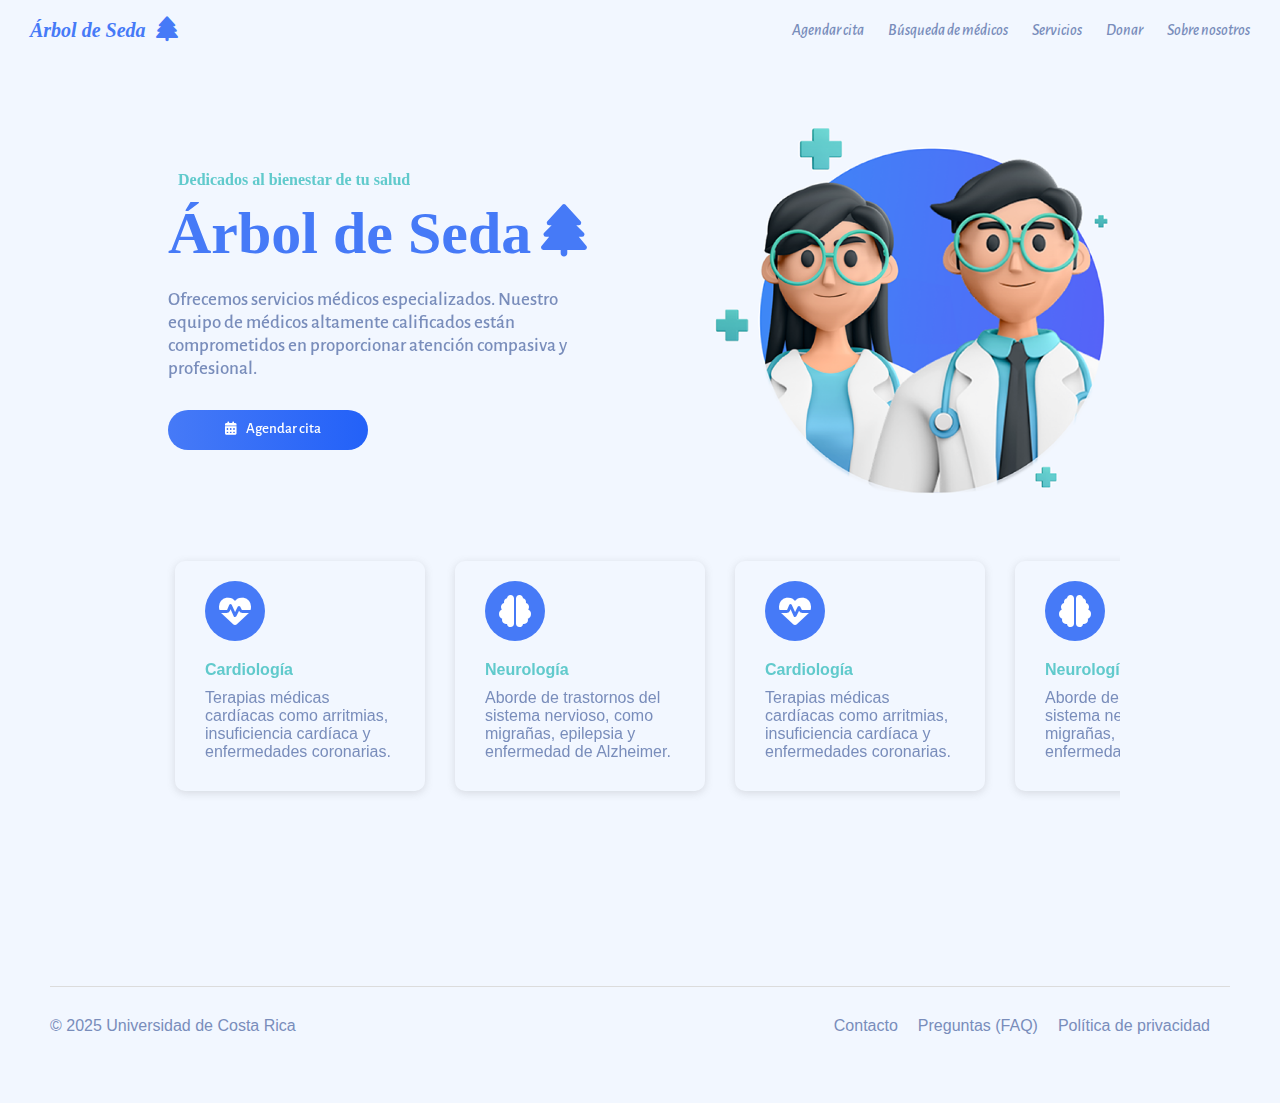
<file: index.html>
<!DOCTYPE html>
<html lang="en">
<head>

    <meta charset="UTF-8">
    <meta name="viewport" content="width=device-width, initial-scale=1.0">
    <link rel="icon" type="image/png" href="img/iconWebSite.png">
    <title>Clinica Arbol de Seda</title>

    <!--text fonts-->
	<link rel="preconnect" href="https://fonts.googleapis.com">
    <link rel="preconnect" href="https://fonts.gstatic.com" crossorigin>
    <link href="https://fonts.googleapis.com/css2?family=Alegreya+Sans:ital,wght@0,100;0,300;0,400;0,500;0,700;0,800;0,900;1,100;1,300;1,400;1,500;1,700;1,800;1,900&family=Permanent+Marker&display=swap" rel="stylesheet">

	<!--Style animation-->
	<link rel="stylesheet" href="https://unpkg.com/aos@next/dist/aos.css" />

	<!--iconos-->
    <link rel="stylesheet" href="https://cdnjs.cloudflare.com/ajax/libs/font-awesome/6.5.1/css/all.min.css">

    <!-- My css -->
    <link rel="stylesheet" href="css/base.css">
    <link rel="stylesheet" href="css/navbar.css?2323">
    <link rel="stylesheet" href="css/home.css?5454">
    <link rel="stylesheet" href="css/login.css?5454">
    <link rel="stylesheet" href="css/registroUsuarios.css">
    <link rel="stylesheet" href="css/carruselServiciosMedicos.css?81">
    <link rel="stylesheet" href="css/infoSession.css?8547">
    <link rel="stylesheet" href="css/footer.css?2">
    

</head>

<body>

    <header class="header" id="header">

        <a href="index.html" class="navBar_logo">Árbol de Seda<i class="fa-solid fa-tree fa-lg"></i></a>

        <input type="checkbox" id="check">
        <label for="check" class="navbar_icons">
            <i class="fa-solid fa-bars fa-lg icon_abrir" id="botonAbrirNav"></i>
            <i class="fa-solid fa-xmark fa-lg icon_cerrar" id="botonCerrarNav"></i>
        </label>

        <nav class="navbar">
            <a href="agendarCita.html">Agendar cita</a>
            <a href="busquedaMedicos.html">Búsqueda de médicos</a>
            <a href="servicios.html">Servicios</a>
            <a href="donar.html">Donar</a>
            <a href="sobreNosotros.html">Sobre nosotros</a>
        </nav>
        
    </header>

    <main data-aos="fade-right" data-aos-duration="1500">

        <div class="home_encabezado">

            <div class="home_encabezado_title_name">
                <h3>Dedicados al bienestar de tu salud</h3>
                <h2>Árbol de Seda<i class="fa-solid fa-tree fa-sm" style="color: #467af7;"></i></h2>
                <p>Ofrecemos servicios médicos especializados. Nuestro equipo de médicos altamente calificados están comprometidos en proporcionar atención compasiva y profesional.</p>
                <a href="agendarCita.html" class="home_encabezado_button"><i class="fa-solid fa-calendar-days fa-sm"></i>Agendar cita</a>
            </div>

            <div class="home_encabezado_foto">
                <img src="img/fotoHome2.png" alt="fotoHome">
            </div>

        </div>

        
        <div class="sliderserviciosMedicos">

        
            <div class="slide-track serviciosMedicos">

                <div class="slide">

                    <div class="servicioMedicoSlide_iconContainer">
                        <i class="fa-solid fa-heart-pulse fa-2xl"></i>
                    </div>
                   
                    <h4>Cardiología</h4>

                    <p>Terapias médicas cardíacas como arritmias, insuficiencia cardíaca y enfermedades coronarias.</p>

                </div>


                <div class="slide">

                    <div class="servicioMedicoSlide_iconContainer">
                        <i class="fa-solid fa-brain fa-2xl"></i>
                    </div>
                   
                    <h4>Neurología</h4>

                    <p>Aborde de trastornos del sistema nervioso, como migrañas, epilepsia y enfermedad de Alzheimer.</p>

                </div>


                <div class="slide">

                    <div class="servicioMedicoSlide_iconContainer">
                        <i class="fa-solid fa-heart-pulse fa-2xl"></i>
                    </div>
                   
                    <h4>Cardiología</h4>

                    <p>Terapias médicas cardíacas como arritmias, insuficiencia cardíaca y enfermedades coronarias.</p>

                </div>


                <div class="slide">

                    <div class="servicioMedicoSlide_iconContainer">
                        <i class="fa-solid fa-brain fa-2xl"></i>
                    </div>
                   
                    <h4>Neurología</h4>

                    <p>Aborde de trastornos del sistema nervioso, como migrañas, epilepsia y enfermedad de Alzheimer.</p>

                </div>


                <div class="slide">

                    <div class="servicioMedicoSlide_iconContainer">
                        <i class="fa-solid fa-heart-pulse fa-2xl"></i>
                    </div>
                   
                    <h4>Cardiología</h4>

                    <p>Terapias médicas cardíacas como arritmias, insuficiencia cardíaca y enfermedades coronarias.</p>

                </div>


                <div class="slide">

                    <div class="servicioMedicoSlide_iconContainer">
                        <i class="fa-solid fa-brain fa-2xl"></i>
                    </div>
                   
                    <h4>Neurología</h4>

                    <p>Aborde de trastornos del sistema nervioso, como migrañas, epilepsia y enfermedad de Alzheimer.</p>

                </div>


                <div class="slide">

                    <div class="servicioMedicoSlide_iconContainer">
                        <i class="fa-solid fa-heart-pulse fa-2xl"></i>
                    </div>
                   
                    <h4>Cardiología</h4>

                    <p>Terapias médicas cardíacas como arritmias, insuficiencia cardíaca y enfermedades coronarias.</p>

                </div>


                <div class="slide">

                    <div class="servicioMedicoSlide_iconContainer">
                        <i class="fa-solid fa-brain fa-2xl"></i>
                    </div>
                   
                    <h4>Neurología</h4>

                    <p>Aborde de trastornos del sistema nervioso, como migrañas, epilepsia y enfermedad de Alzheimer.</p>

                </div>

                <div class="slide">

                    <div class="servicioMedicoSlide_iconContainer">
                        <i class="fa-solid fa-heart-pulse fa-2xl"></i>
                    </div>
                   
                    <h4>Cardiología</h4>

                    <p>Terapias médicas cardíacas como arritmias, insuficiencia cardíaca y enfermedades coronarias.</p>

                </div>


                <div class="slide">

                    <div class="servicioMedicoSlide_iconContainer">
                        <i class="fa-solid fa-brain fa-2xl"></i>
                    </div>
                   
                    <h4>Neurología</h4>

                    <p>Aborde de trastornos del sistema nervioso, como migrañas, epilepsia y enfermedad de Alzheimer.</p>

                </div>
               
                    
                    

              

               
                
            </div>


        </div>



    </main>

    <footer class="mi-footer">
        
        <div class="mi-footer-contenido">
         
           <div class="footer_derechos">
                <p>© 2025 Universidad de Costa Rica</p><br>
           </div>

           <div class="footer_redes">
                <a href="contacto.html">Contacto</a>
                <a href="preguntasFrecuentes.html">Preguntas (FAQ)</a>
                <a href="politicaPrivacidad.html">Política de privacidad</a>
           </div> 

        </div>

    </footer>

    <!-- Js animation -->
    <script src="https://unpkg.com/aos@next/dist/aos.js"></script>
    <script>
        AOS.init();
    </script>


    <!--quitar es solo para estar revisando el localStorege desde aqui -->
        <script src="js/serverAPI.js?4"></script>
    

        <script>

            getUsuariosApi();
            //localStorage.removeItem("identificadorCita");
            //console.log(getIndentificadorCita());
            //incrementarIndentificadorCita();
           // console.log(getIndentificadorCita());

            //localStorage.clear();
            //localStorage.removeItem("citas");
            console.log(getUsuarios());
            console.log(getMedicos());
            console.log(getCitas());



            
        </script>
    
    
</body>

</html>
</file>
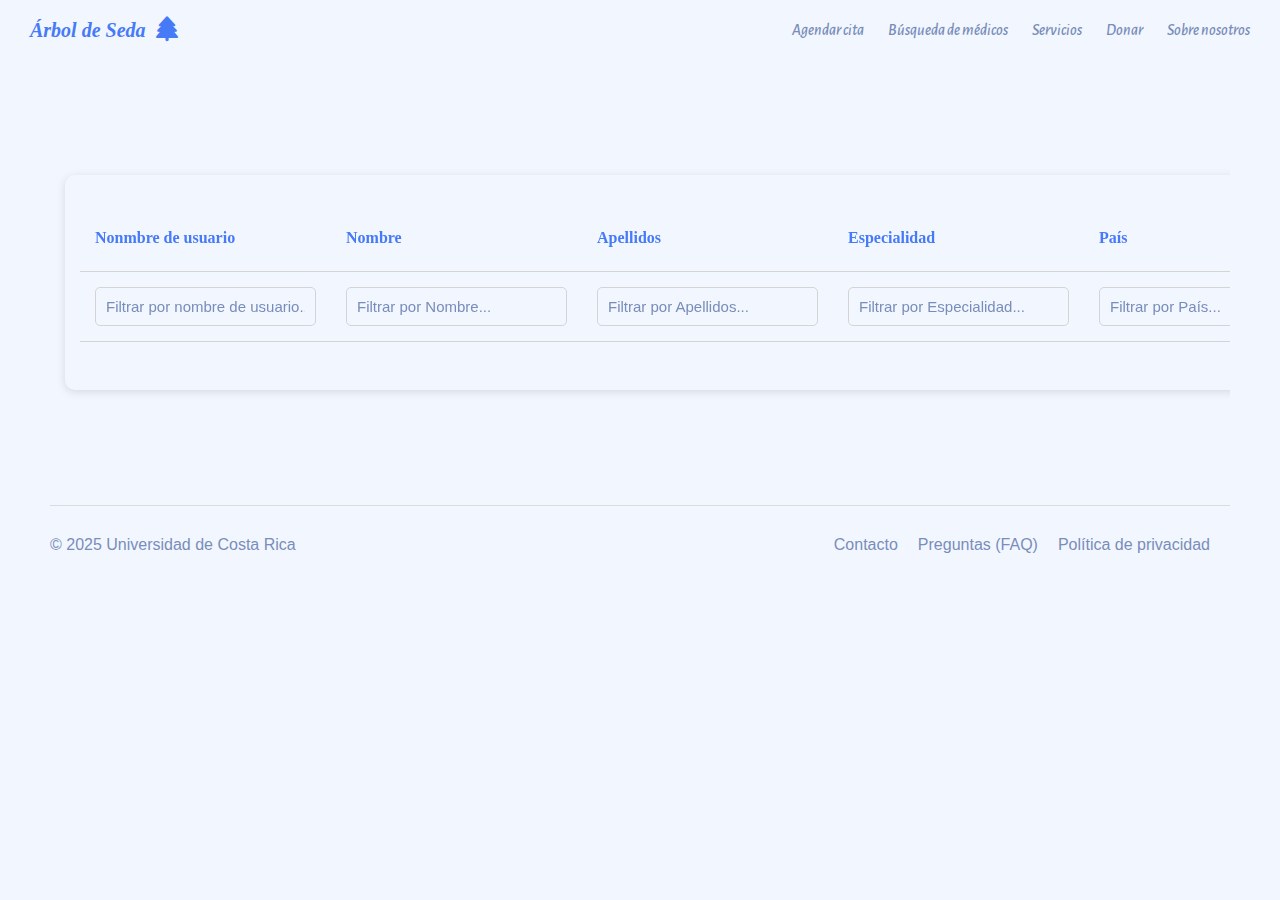
<file: busquedaMedicos.html>
<!DOCTYPE html>
<html lang="en">
<head>

    <meta charset="UTF-8">
    <meta name="viewport" content="width=device-width, initial-scale=1.0">
    <link rel="icon" type="image/png" href="img/iconWebSite.png">
    <title>Clinica Arbol de Seda</title>

    <!--text fonts-->
	<link rel="preconnect" href="https://fonts.googleapis.com">
    <link rel="preconnect" href="https://fonts.gstatic.com" crossorigin>
    <link href="https://fonts.googleapis.com/css2?family=Alegreya+Sans:ital,wght@0,100;0,300;0,400;0,500;0,700;0,800;0,900;1,100;1,300;1,400;1,500;1,700;1,800;1,900&family=Permanent+Marker&display=swap" rel="stylesheet">

	<!--Style animation-->
	<link rel="stylesheet" href="https://unpkg.com/aos@next/dist/aos.css" />

	<!--iconos-->
	<link rel="stylesheet" href="https://cdnjs.cloudflare.com/ajax/libs/font-awesome/6.5.1/css/all.min.css">

    <!-- My css -->
    <link rel="stylesheet" href="css/base.css">
    <link rel="stylesheet" href="css/navbar.css?2323">
    <link rel="stylesheet" href="css/home.css?5454">
    <link rel="stylesheet" href="css/login.css?5454">
    <link rel="stylesheet" href="css/modal.css?721">
    <link rel="stylesheet" href="css/registroUsuarios.css">
    <link rel="stylesheet" href="css/carruselServiciosMedicos.css?81">
    <link rel="stylesheet" href="css/busquedaMedicos.css?2">
    <link rel="stylesheet" href="css/footer.css?2">

</head>

<body>

    <header class="header" id="header">

        <a href="index.html" class="navBar_logo">Árbol de Seda<i class="fa-solid fa-tree fa-lg"></i></a>

        <input type="checkbox" id="check">
        <label for="check" class="navbar_icons">
            <i class="fa-solid fa-bars fa-lg icon_abrir" id="botonAbrirNav"></i>
            <i class="fa-solid fa-xmark fa-lg icon_cerrar" id="botonCerrarNav"></i>
        </label>

        <nav class="navbar">
            <a href="agendarCita.html">Agendar cita</a>
            <a href="busquedaMedicos.html">Búsqueda de médicos</a>
            <a href="servicios.html">Servicios</a>
            <a href="donar.html">Donar</a>
            <a href="sobreNosotros.html">Sobre nosotros</a>
        </nav>
        
    </header>

    <main data-aos="fade-right" data-aos-duration="1500">

        
        <div class="busquedaMedicos">

            <div class="tablaContainer">


                <table id="tablaMedicos" class="tablaMedicos">
                    <thead>

                        <tr>
                            <th>Nonmbre de usuario</th>
                            <th>Nombre</th>
                            <th>Apellidos</th>
                            <th>Especialidad</th>
                            <th>País</th>
                            <th>Ver más</th>
                        </tr>
                        
                        <tr>
                            <th><input type="text" id="buscarCedula" placeholder="Filtrar por nombre de usuario..."></th>
                            <th><input type="text" id="buscarNombre" placeholder="Filtrar por Nombre..."></th>
                            <th><input type="text" id="buscarApellidos" placeholder="Filtrar por Apellidos..."></th>
                            <th><input type="text" id="buscarEspecialidad" placeholder="Filtrar por Especialidad..."></th>
                            <th><input type="text" id="buscarPais" placeholder="Filtrar por País..."></th>
                        </tr>
                        
                    </thead>
                    <tbody></tbody>
                </table>

                <div class="paginacion">

                </div>

            </div>

        </div>


        

    </main>

    <footer class="mi-footer">
        
        <div class="mi-footer-contenido">
         
           <div class="footer_derechos">
                <p>© 2025 Universidad de Costa Rica</p><br>
           </div>

           <div class="footer_redes">
                <a href="contacto.html">Contacto</a>
                <a href="preguntasFrecuentes.html">Preguntas (FAQ)</a>
                <a href="politicaPrivacidad.html">Política de privacidad</a>
           </div> 

        </div>

    </footer>




    
    <div class="medicoModal_container" id="medicoModal_container">

        <div class="modalMedico" id="modalMedico">

            <div class="containerBotonCerrar_modalMedico">
                <button class="containerBotonCerrar_modalMedico" id="cerrar_medicoModal">X</button>
            </div>


            <div class="container_datosMedicos">

                <h2 id="nombreInfoMedico"></h2>

                <div class="infoMedico">

                    
                    <p>Especilidad:  <span id="especialidadInfoMedico"></span> </p>
                    <p>Teléfono:  <span id="telefonoInfoMedico"></span> </p>
                    <p>Correo:  <span id="correoInfoMedico"></span> </p>
                    <p>País:  <span id="paisInfoMedico"></span> </p>
                    

                </div>
              
            </div>
           
        </div>
        
    </div>


    <!-- Js animation -->
    <script src="https://unpkg.com/aos@next/dist/aos.js"></script>
    <script>
        AOS.init();
    </script>

    <script src="js/serverAPI.js?3217"></script>
    <script src="js/modalMedico.js?8787"></script>
    <script src="js/busquedaMedicos.js?1"></script>

    <!--quitar es solo para estar revisando el localStorege desde aqui -->
   

    <script>

        //localStorage.removeItem("identificadorCita");
        //console.log(getIndentificadorCita());
        //incrementarIndentificadorCita();
        // console.log(getIndentificadorCita());

        //localStorage.clear();
        //localStorage.removeItem("citas");
        console.log(getUsuarios());
        console.log(getMedicos());
        console.log(getCitas());
    
    </script>
    
    
</body>

</html>
</file>
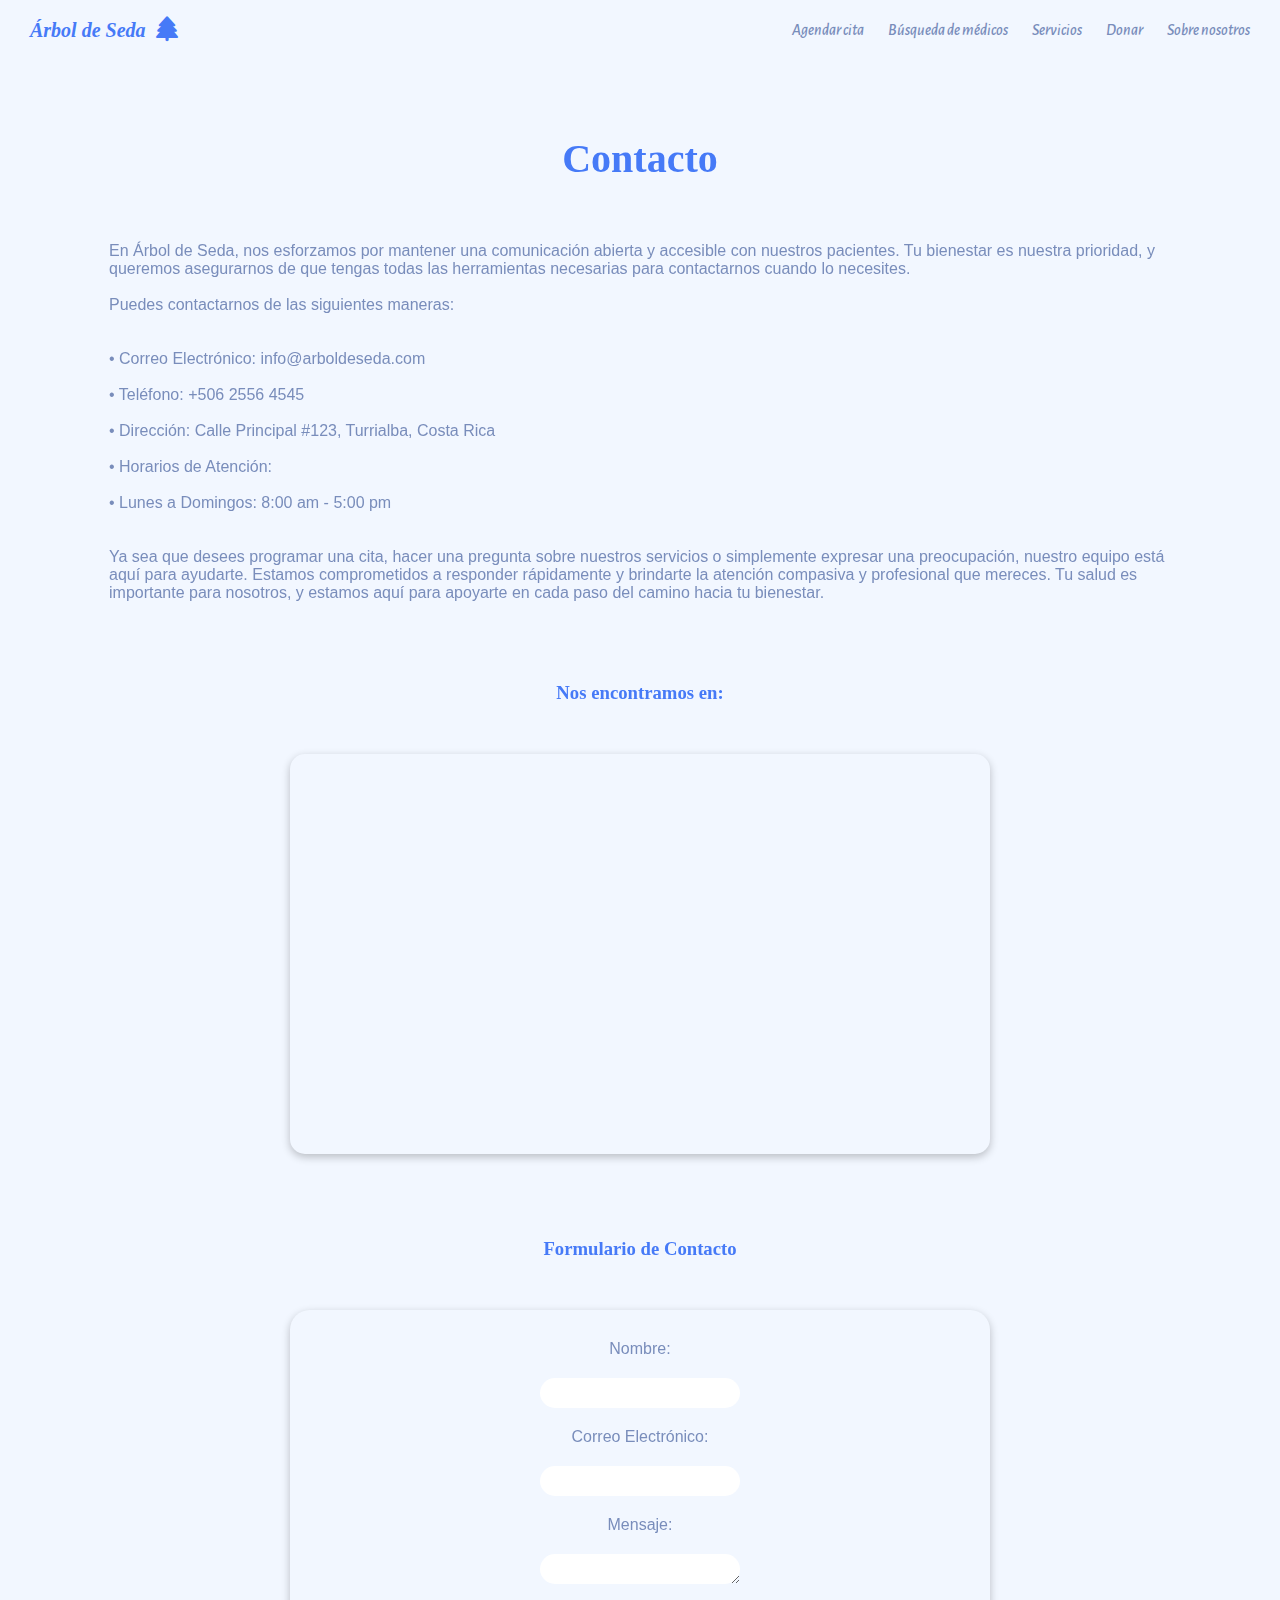
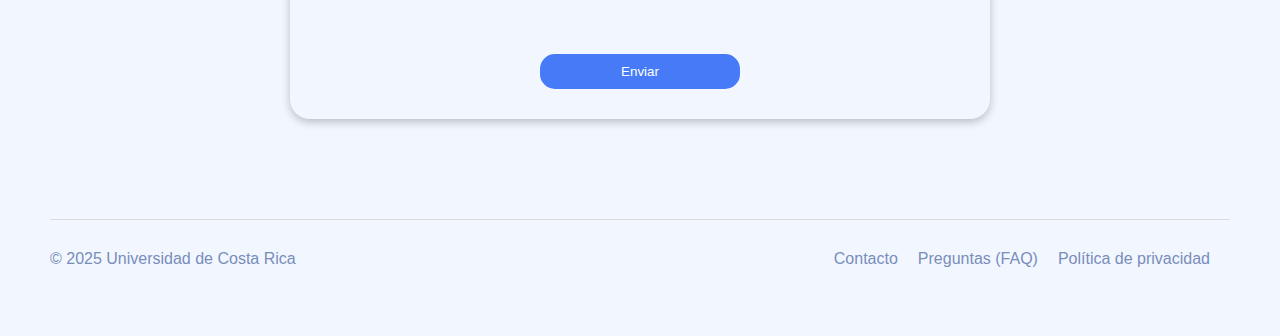
<file: contacto.html>
<!DOCTYPE html>
<html lang="en">
<head>

    <meta charset="UTF-8">
    <meta name="viewport" content="width=device-width, initial-scale=1.0">
    <link rel="icon" type="image/png" href="img/iconWebSite.png">
    <title>Clinica Arbol de Seda</title>

    <!--text fonts-->
	<link rel="preconnect" href="https://fonts.googleapis.com">
    <link rel="preconnect" href="https://fonts.gstatic.com" crossorigin>
    <link href="https://fonts.googleapis.com/css2?family=Alegreya+Sans:ital,wght@0,100;0,300;0,400;0,500;0,700;0,800;0,900;1,100;1,300;1,400;1,500;1,700;1,800;1,900&family=Permanent+Marker&display=swap" rel="stylesheet">

	<!--Style animation-->
	<link rel="stylesheet" href="https://unpkg.com/aos@next/dist/aos.css" />

	<!--iconos-->
	<link rel="stylesheet" href="https://cdnjs.cloudflare.com/ajax/libs/font-awesome/6.5.1/css/all.min.css">

    <!-- My css -->
    <link rel="stylesheet" href="css/base.css">
    <link rel="stylesheet" href="css/navbar.css?2323">
    <link rel="stylesheet" href="css/home.css?5454">
    <link rel="stylesheet" href="css/login.css?5454">
    <link rel="stylesheet" href="css/registroUsuarios.css">
    <link rel="stylesheet" href="css/carruselServiciosMedicos.css?81">
    <link rel="stylesheet" href="css/infoSession.css?8547">
    <link rel="stylesheet" href="css/footer.css?2">

</head>

<body>

    <header class="header" id="header">

        <a href="index.html" class="navBar_logo">Árbol de Seda<i class="fa-solid fa-tree fa-lg"></i></a>

        <input type="checkbox" id="check">
        <label for="check" class="navbar_icons">
            <i class="fa-solid fa-bars fa-lg icon_abrir" id="botonAbrirNav"></i>
            <i class="fa-solid fa-xmark fa-lg icon_cerrar" id="botonCerrarNav"></i>
        </label>

        <nav class="navbar">
            <a href="agendarCita.html">Agendar cita</a>
            <a href="busquedaMedicos.html">Búsqueda de médicos</a>
            <a href="servicios.html">Servicios</a>
            <a href="donar.html">Donar</a>
            <a href="sobreNosotros.html">Sobre nosotros</a>
        </nav>
        
    </header>

    <main data-aos="fade-right" data-aos-duration="1500">

        

        <div class="contacto infoSession">

            <h2>Contacto</h2>

            <p>
                En Árbol de Seda, nos esforzamos por mantener una comunicación abierta y accesible con nuestros pacientes. Tu bienestar es nuestra prioridad, y queremos asegurarnos de que tengas todas las herramientas necesarias para contactarnos cuando lo necesites. <br> <br>

                Puedes contactarnos de las siguientes maneras: <br><br><br>

                • Correo Electrónico: info@arboldeseda.com <br><br>
                • Teléfono: +506 2556 4545 <br><br>
                • Dirección: Calle Principal #123, Turrialba, Costa Rica <br><br>
                • Horarios de Atención: <br><br>
                • Lunes a Domingos: 8:00 am - 5:00 pm <br><br><br>
            
                Ya sea que desees programar una cita, hacer una pregunta sobre nuestros servicios o simplemente expresar una preocupación, nuestro equipo está aquí para ayudarte. Estamos comprometidos a responder rápidamente y brindarte la atención compasiva y profesional que mereces. Tu salud es importante para nosotros, y estamos aquí para apoyarte en cada paso del camino hacia tu bienestar.
            </p>

            <div class="container_Map">
                <h3>Nos encontramos en:</h3>
                <iframe src="https://www.google.com/maps/embed?pb=!1m18!1m12!1m3!1d3930.3923116577494!2d-83.67452612549255!3d9.90124657472724!2m3!1f0!2f0!3f0!3m2!1i1024!2i768!4f13.1!3m3!1m2!1s0x8fa0d42417bc6851%3A0xd2ae13fcaa9ce072!2sUniversidad%20de%20Costa%20Rica%20(Sede%20del%20Atl%C3%A1ntico)!5e0!3m2!1ses-419!2scr!4v1711902279115!5m2!1ses-419!2scr"  allowfullscreen="" loading="lazy" referrerpolicy="no-referrer-when-downgrade"></iframe>
            </div>


            <div class="formulario_container">

          
                <h3>Formulario de Contacto</h3>
                <form action="enviar.php" method="post"  class="formularioContacto">
                    <label for="nombre">Nombre:</label>
                    <input type="text" id="nombre" name="nombre" required>
                    <label for="correo">Correo Electrónico:</label>
                    <input type="email" id="correo" name="correo" required>
                    <label for="mensaje">Mensaje:</label>
                    <textarea id="mensaje" name="mensaje" rows="4" required></textarea>
                    <button type="submit">Enviar</button>
                </form>

            </div>    
            

        </div>
       

       

    </main>

    <footer class="mi-footer">
        
        <div class="mi-footer-contenido">
         
           <div class="footer_derechos">
                <p>© 2025 Universidad de Costa Rica</p><br>
           </div>

           <div class="footer_redes">
                <a href="contacto.html">Contacto</a>
                <a href="preguntasFrecuentes.html">Preguntas (FAQ)</a>
                <a href="politicaPrivacidad.html">Política de privacidad</a>
           </div> 

        </div>

    </footer>

    <!-- Js animation -->
    <script src="https://unpkg.com/aos@next/dist/aos.js"></script>
    <script>
        AOS.init();
    </script>

    <script src="js/StyleScript.js"></script>

    <!--quitar es solo para estar revisando el localStorege desde aqui -->
        <script src="js/serverAPI.js?3217"></script>

        <script>

            //localStorage.removeItem("identificadorCita");
            //console.log(getIndentificadorCita());
            //incrementarIndentificadorCita();
           // console.log(getIndentificadorCita());

            //localStorage.clear();
            //localStorage.removeItem("citas");
            console.log(getUsuarios());
            console.log(getMedicos());
            console.log(getCitas());

            
        </script>
    
    
</body>

</html>
</file>
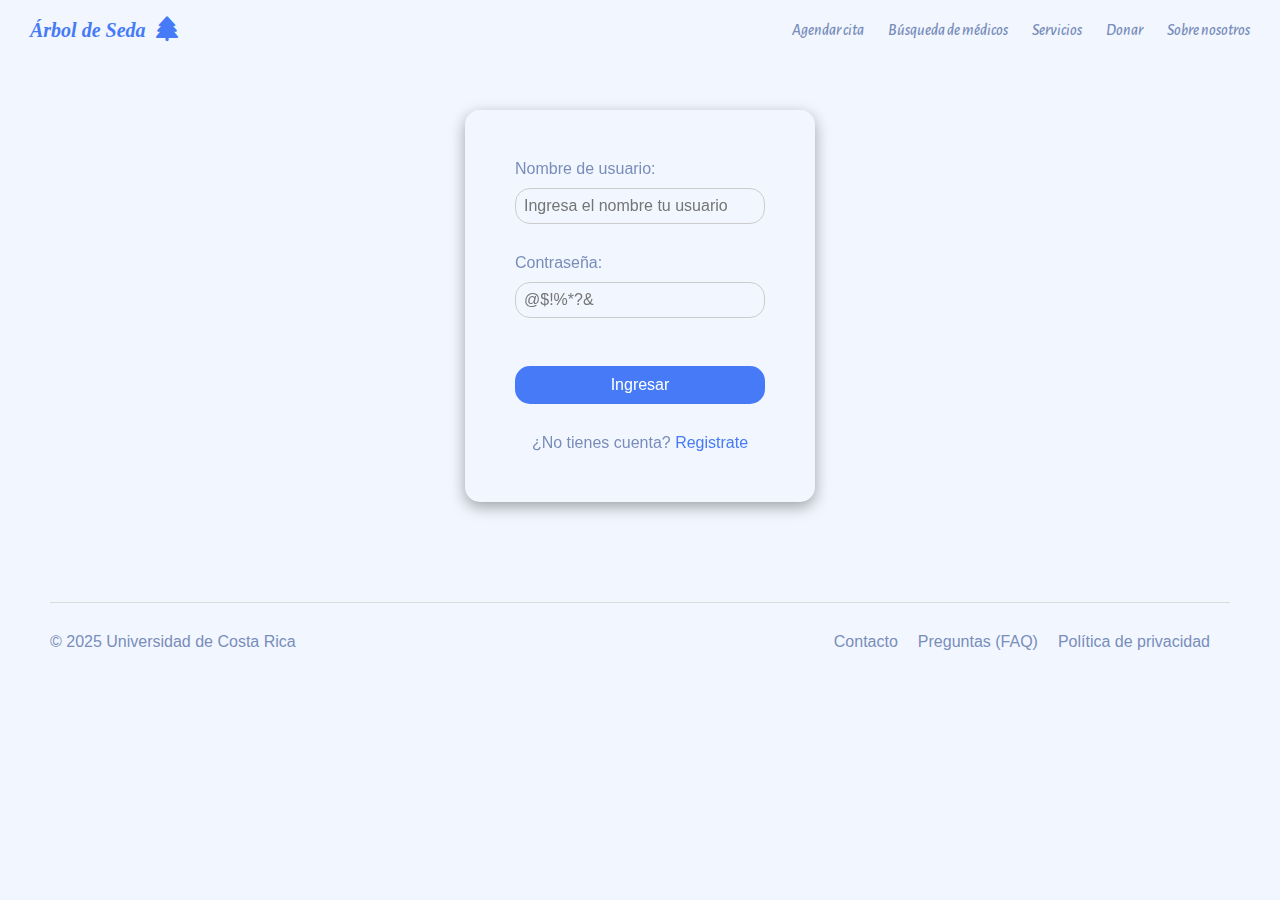
<file: login.html>
<!DOCTYPE html>
<html lang="en">
<head>

    <meta charset="UTF-8">
    <meta name="viewport" content="width=device-width, initial-scale=1.0">
    <link rel="icon" type="image/png" href="img/iconWebSite.png">
    <title>Clinica Arbol de Seda</title>

    <!--text fonts-->
	<link rel="preconnect" href="https://fonts.googleapis.com">
    <link rel="preconnect" href="https://fonts.gstatic.com" crossorigin>
    <link href="https://fonts.googleapis.com/css2?family=Alegreya+Sans:ital,wght@0,100;0,300;0,400;0,500;0,700;0,800;0,900;1,100;1,300;1,400;1,500;1,700;1,800;1,900&family=Permanent+Marker&display=swap" rel="stylesheet">

	<!--Style animation-->
	<link rel="stylesheet" href="https://unpkg.com/aos@next/dist/aos.css" />

	<!--iconos-->
	<link rel="stylesheet" href="https://cdnjs.cloudflare.com/ajax/libs/font-awesome/6.5.1/css/all.min.css">

    <!-- My css -->
    <link rel="stylesheet" href="css/base.css?44">
    <link rel="stylesheet" href="css/navbar.css?2323">
    <link rel="stylesheet" href="css/home.css?5454">
    <link rel="stylesheet" href="css/login.css?5454">
    <link rel="stylesheet" href="css/modal.css?78">
    <link rel="stylesheet" href="css/registroUsuarios.css?656">
    <link rel="stylesheet" href="css/carruselServiciosMedicos.css?21">
    <link rel="stylesheet" href="css/footer.css?2">

</head>

<body>

    <header class="header" id="header">

        <a href="index.html" class="navBar_logo">Árbol de Seda<i class="fa-solid fa-tree fa-lg"></i></a>

        <input type="checkbox" id="check">
        <label for="check" class="navbar_icons">
            <i class="fa-solid fa-bars fa-lg icon_abrir" id="botonAbrirNav"></i>
            <i class="fa-solid fa-xmark fa-lg icon_cerrar" id="botonCerrarNav"></i>
        </label>

        <nav class="navbar">
            <a href="agendarCita.html">Agendar cita</a>
            <a href="busquedaMedicos.html">Búsqueda de médicos</a>
            <a href="servicios.html">Servicios</a>
            <a href="donar.html">Donar</a>
            <a href="sobreNosotros.html">Sobre nosotros</a>
        </nav>
        
    </header>

    <main data-aos="fade-right" data-aos-duration="1500">

        <div class="login">

            <form  id="login">

                <label for="cedula">Nombre de usuario:</label><br>
                <input type="text" id="nombreUsuario" name="nombreUsuario" required placeholder="Ingresa el nombre tu usuario"><br>
                
                <label for="contrasenia">Contraseña:</label><br>
                <input type="password" id="contrasenia" name="contrasenia" required placeholder="@$!%*?&"><br><br>
                
                <div class="container_recuperarContrasenia">
                    
                </div>

                <input type="submit" value="Ingresar">

                <div class="container_crearCuenta">
                    <p>¿No tienes cuenta? <a href="registroUsuarios.html">Registrate</a></p>
                </div>
            
                
            </form> 
            

        </div>

    </main>

    <footer class="mi-footer">
        
        <div class="mi-footer-contenido">
         
           <div class="footer_derechos">
                <p>© 2025 Universidad de Costa Rica</p><br>
           </div>

           <div class="footer_redes">
                <a href="contacto.html">Contacto</a>
                <a href="preguntasFrecuentes.html">Preguntas (FAQ)</a>
                <a href="politicaPrivacidad.html">Política de privacidad</a>
           </div> 

        </div>

    </footer>

    <div class="modalNotificacion_container" id="modalNotificacion_container">
        <div class="modalNotificacion" id="modalNotificacion">
            <i class="fa-solid fa-circle-info fa-2xl"></i>
            <p id="modalNotificacion_text"></p>
            <button id="cerrar_modalNotificacion">Cerrar</button>
        </div>
    </div>

    <!-- Js animation -->
    <script src="https://unpkg.com/aos@next/dist/aos.js"></script>
    <script>
        AOS.init();
    </script>

    <script src="js/StyleScript.js?1"></script>
    <script src="js/hash.js"></script>
    <script src="js/serverAPI.js?1"></script>
    <script type="module" src="js/login.js?15"></script>
    <script type="module" src="js/ConsumoAPI/ConsumoUsuario.js"></script>

</body>

</html>
</file>
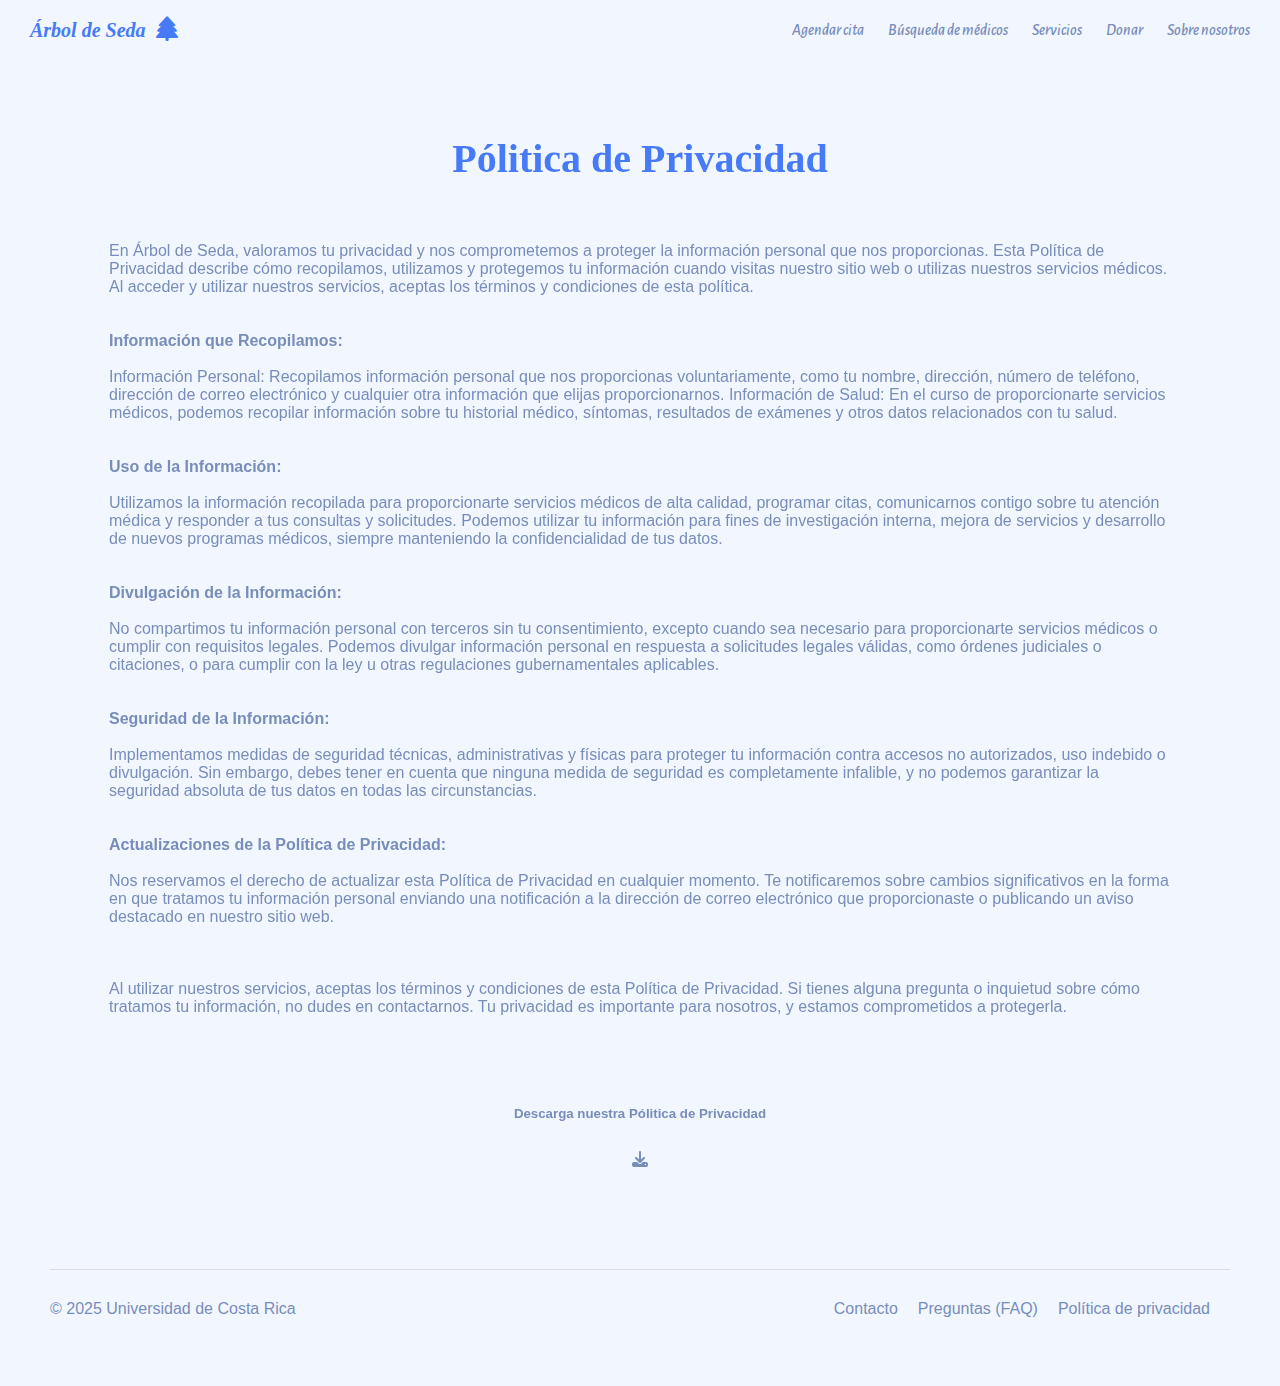
<file: politicaPrivacidad.html>
<!DOCTYPE html>
<html lang="en">
<head>

    <meta charset="UTF-8">
    <meta name="viewport" content="width=device-width, initial-scale=1.0">
    <link rel="icon" type="image/png" href="img/iconWebSite.png">
    <title>Clinica Arbol de Seda</title>

    <!--text fonts-->
	<link rel="preconnect" href="https://fonts.googleapis.com">
    <link rel="preconnect" href="https://fonts.gstatic.com" crossorigin>
    <link href="https://fonts.googleapis.com/css2?family=Alegreya+Sans:ital,wght@0,100;0,300;0,400;0,500;0,700;0,800;0,900;1,100;1,300;1,400;1,500;1,700;1,800;1,900&family=Permanent+Marker&display=swap" rel="stylesheet">

	<!--Style animation-->
	<link rel="stylesheet" href="https://unpkg.com/aos@next/dist/aos.css" />

	<!--iconos-->
	<link rel="stylesheet" href="https://cdnjs.cloudflare.com/ajax/libs/font-awesome/6.5.1/css/all.min.css">

    <!-- My css -->
    <link rel="stylesheet" href="css/base.css">
    <link rel="stylesheet" href="css/navbar.css?2323">
    <link rel="stylesheet" href="css/home.css?5454">
    <link rel="stylesheet" href="css/login.css?5454">
    <link rel="stylesheet" href="css/registroUsuarios.css">
    <link rel="stylesheet" href="css/infoSession.css?8547">
    <link rel="stylesheet" href="css/carruselServiciosMedicos.css?81">
    <link rel="stylesheet" href="css/footer.css?2">

</head>

<body>

    <header class="header" id="header">

        <a href="index.html" class="navBar_logo">Árbol de Seda<i class="fa-solid fa-tree fa-lg"></i></a>

        <input type="checkbox" id="check">
        <label for="check" class="navbar_icons">
            <i class="fa-solid fa-bars fa-lg icon_abrir" id="botonAbrirNav"></i>
            <i class="fa-solid fa-xmark fa-lg icon_cerrar" id="botonCerrarNav"></i>
        </label>

        <nav class="navbar">
            <a href="agendarCita.html">Agendar cita</a>
            <a href="busquedaMedicos.html">Búsqueda de médicos</a>
            <a href="servicios.html">Servicios</a>
            <a href="donar.html">Donar</a>
            <a href="sobreNosotros.html">Sobre nosotros</a>
        </nav>
        
    </header>

    <main data-aos="fade-right" data-aos-duration="1500">

        
        <div class="politicaPrivacidad infoSession">

            <h2>Pólitica de Privacidad</h2>

            <p>
                En Árbol de Seda, valoramos tu privacidad y nos comprometemos a proteger la información personal que nos proporcionas. Esta Política de Privacidad describe cómo recopilamos, utilizamos y protegemos tu información cuando visitas nuestro sitio web o utilizas nuestros servicios médicos. Al acceder y utilizar nuestros servicios, aceptas los términos y condiciones de esta política. <br><br><br>

                <span>Información que Recopilamos:</span> <br><br>

                Información Personal: Recopilamos información personal que nos proporcionas voluntariamente, como tu nombre, dirección, número de teléfono, dirección de correo electrónico y cualquier otra información que elijas proporcionarnos.
                Información de Salud: En el curso de proporcionarte servicios médicos, podemos recopilar información sobre tu historial médico, síntomas, resultados de exámenes y otros datos relacionados con tu salud. <br><br><br>


                <span>Uso de la Información:</span> <br><br>

                Utilizamos la información recopilada para proporcionarte servicios médicos de alta calidad, programar citas, comunicarnos contigo sobre tu atención médica y responder a tus consultas y solicitudes.
                Podemos utilizar tu información para fines de investigación interna, mejora de servicios y desarrollo de nuevos programas médicos, siempre manteniendo la confidencialidad de tus datos. <br><br><br>


                <span>Divulgación de la Información:</span> <br><br>

                No compartimos tu información personal con terceros sin tu consentimiento, excepto cuando sea necesario para proporcionarte servicios médicos o cumplir con requisitos legales.
                Podemos divulgar información personal en respuesta a solicitudes legales válidas, como órdenes judiciales o citaciones, o para cumplir con la ley u otras regulaciones gubernamentales aplicables. <br><br><br>


                <span>Seguridad de la Información:</span> <br><br>

                Implementamos medidas de seguridad técnicas, administrativas y físicas para proteger tu información contra accesos no autorizados, uso indebido o divulgación.
                Sin embargo, debes tener en cuenta que ninguna medida de seguridad es completamente infalible, y no podemos garantizar la seguridad absoluta de tus datos en todas las circunstancias. <br><br><br>


                <span>Actualizaciones de la Política de Privacidad:</span> <br><br>

                Nos reservamos el derecho de actualizar esta Política de Privacidad en cualquier momento. Te notificaremos sobre cambios significativos en la forma en que tratamos tu información personal enviando una notificación a la dirección de correo electrónico que proporcionaste o publicando un aviso destacado en nuestro sitio web. <br><br><br><br>


                Al utilizar nuestros servicios, aceptas los términos y condiciones de esta Política de Privacidad. Si tienes alguna pregunta o inquietud sobre cómo tratamos tu información, no dudes en contactarnos. Tu privacidad es importante para nosotros, y estamos comprometidos a protegerla.



                <div class="politicaPrivacidad_container_descargar">
                    <h5>Descarga nuestra Pólitica de Privacidad</h5>
                     <!--  <a href="https://alejandrovc6467.github.io/arboldeseda/downloads/PoliticaDePrivacidad.pdf" download><i class="fa-solid fa-download"></i></a> -->
                    <a href="downloads/PoliticaDePrivacidad.pdf" download><i class="fa-solid fa-download"></i></a>
                </div>



            </p>

        </div>

    </main>

    <footer class="mi-footer">
        
        <div class="mi-footer-contenido">
         
           <div class="footer_derechos">
                <p>© 2025 Universidad de Costa Rica</p><br>
           </div>

           <div class="footer_redes">
                <a href="contacto.html">Contacto</a>
                <a href="preguntasFrecuentes.html">Preguntas (FAQ)</a>
                <a href="politicaPrivacidad.html">Política de privacidad</a>
           </div> 

        </div>

    </footer>

    <!-- Js animation -->
    <script src="https://unpkg.com/aos@next/dist/aos.js"></script>
    <script>
        AOS.init();
    </script>

    <script src="js/StyleScript.js"></script>

    <!--quitar es solo para estar revisando el localStorege desde aqui -->
        <script src="js/serverAPI.js?3217"></script>

        <script>

            //localStorage.removeItem("identificadorCita");
            //console.log(getIndentificadorCita());
            //incrementarIndentificadorCita();
           // console.log(getIndentificadorCita());

            //localStorage.clear();
            //localStorage.removeItem("citas");
            console.log(getUsuarios());
            console.log(getMedicos());
            console.log(getCitas());

            
        </script>
    
    
</body>

</html>
</file>
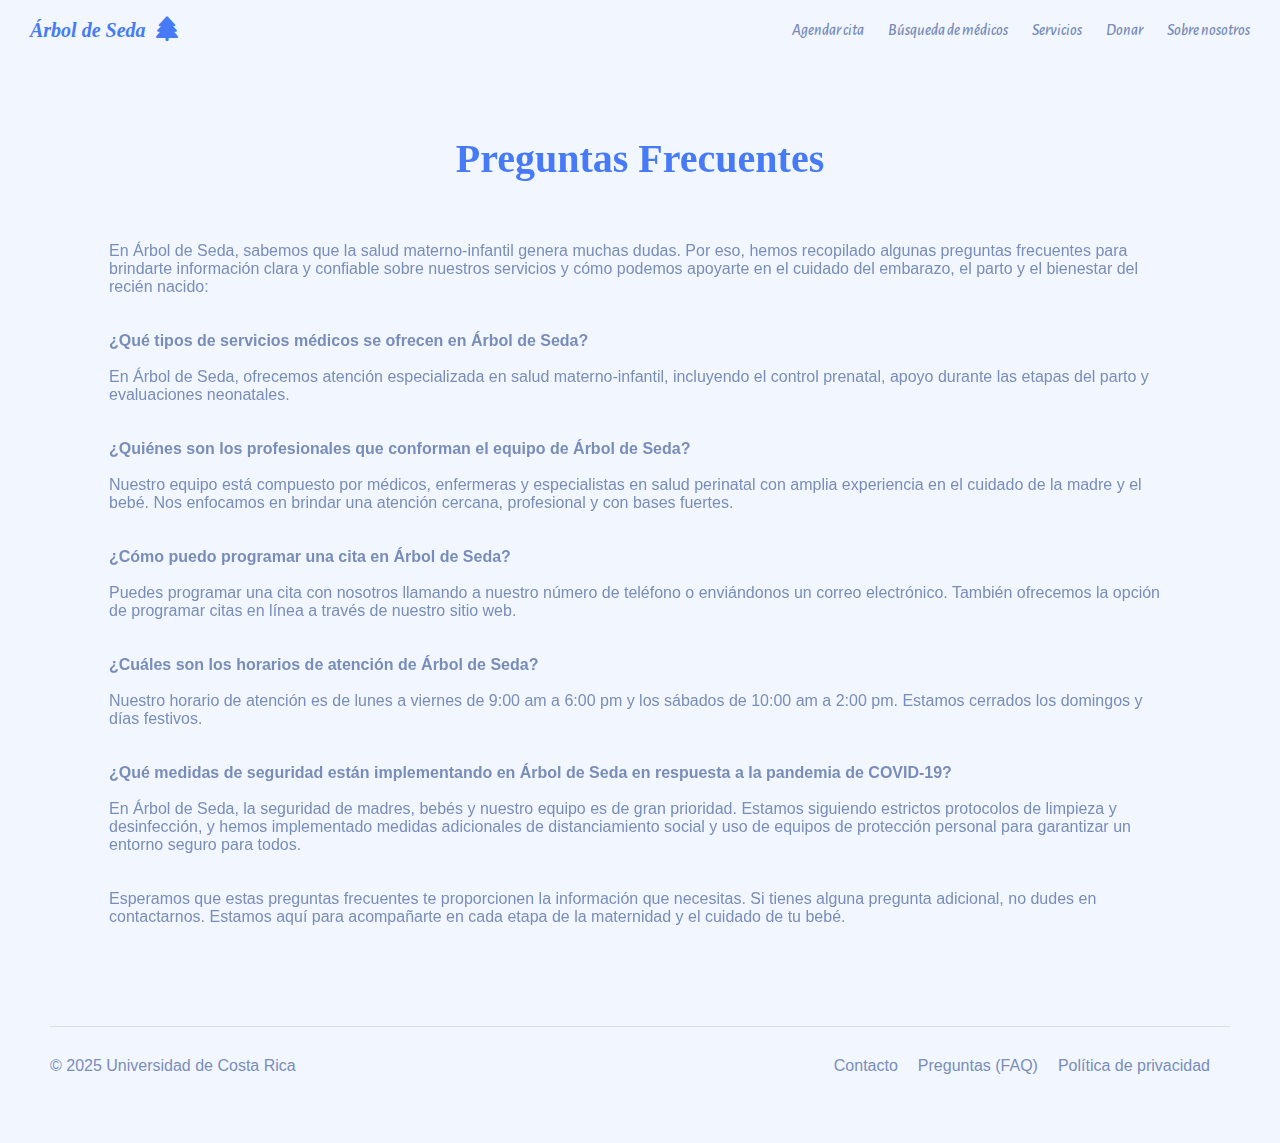
<file: preguntasFrecuentes.html>
<!DOCTYPE html>
<html lang="en">
<head>

    <meta charset="UTF-8">
    <meta name="viewport" content="width=device-width, initial-scale=1.0">
    <link rel="icon" type="image/png" href="img/iconWebSite.png">
    <title>Clinica Arbol de Seda</title>

    <!--text fonts-->
	<link rel="preconnect" href="https://fonts.googleapis.com">
    <link rel="preconnect" href="https://fonts.gstatic.com" crossorigin>
    <link href="https://fonts.googleapis.com/css2?family=Alegreya+Sans:ital,wght@0,100;0,300;0,400;0,500;0,700;0,800;0,900;1,100;1,300;1,400;1,500;1,700;1,800;1,900&family=Permanent+Marker&display=swap" rel="stylesheet">

	<!--Style animation-->
	<link rel="stylesheet" href="https://unpkg.com/aos@next/dist/aos.css" />

	<!--iconos-->
	<link rel="stylesheet" href="https://cdnjs.cloudflare.com/ajax/libs/font-awesome/6.5.1/css/all.min.css">

    <!-- My css -->
    <link rel="stylesheet" href="css/base.css">
    <link rel="stylesheet" href="css/navbar.css?2323">
    <link rel="stylesheet" href="css/home.css?5454">
    <link rel="stylesheet" href="css/login.css?5454">
    <link rel="stylesheet" href="css/registroUsuarios.css">
    <link rel="stylesheet" href="css/infoSession.css?8547">
    <link rel="stylesheet" href="css/carruselServiciosMedicos.css?81">
    <link rel="stylesheet" href="css/footer.css?2">

</head>

<body>

    <header class="header" id="header">

        <a href="index.html" class="navBar_logo">Árbol de Seda<i class="fa-solid fa-tree fa-lg"></i></a>

        <input type="checkbox" id="check">
        <label for="check" class="navbar_icons">
            <i class="fa-solid fa-bars fa-lg icon_abrir" id="botonAbrirNav"></i>
            <i class="fa-solid fa-xmark fa-lg icon_cerrar" id="botonCerrarNav"></i>
        </label>

        <nav class="navbar">
            <a href="agendarCita.html">Agendar cita</a>
            <a href="busquedaMedicos.html">Búsqueda de médicos</a>
            <a href="servicios.html">Servicios</a>
            <a href="donar.html">Donar</a>
            <a href="sobreNosotros.html">Sobre nosotros</a>
        </nav>
        
    </header>

    <main data-aos="fade-right" data-aos-duration="1500">

        
        <div class="preguntasFrecuentes infoSession">

            <h2>Preguntas Frecuentes</h2>

            <p>

                En Árbol de Seda, sabemos que la salud materno-infantil genera muchas dudas. Por eso, hemos recopilado algunas preguntas frecuentes para brindarte información clara y confiable sobre nuestros servicios y cómo podemos apoyarte en el cuidado del embarazo, el parto y el bienestar del recién nacido: <br><br><br>

                <span>¿Qué tipos de servicios médicos se ofrecen en Árbol de Seda? </span> <br><br>
                En Árbol de Seda, ofrecemos atención especializada en salud materno-infantil, incluyendo el control prenatal, apoyo durante las etapas del parto y evaluaciones neonatales. <br><br><br>

                <span>¿Quiénes son los profesionales que conforman el equipo de Árbol de Seda?</span> <br><br>
                Nuestro equipo está compuesto por médicos, enfermeras y especialistas en salud perinatal con amplia experiencia en el cuidado de la madre y el bebé. Nos enfocamos en brindar una atención cercana, profesional y con bases fuertes. <br><br><br>

                <span>¿Cómo puedo programar una cita en Árbol de Seda?</span> <br><br>
                Puedes programar una cita con nosotros llamando a nuestro número de teléfono o enviándonos un correo electrónico. También ofrecemos la opción de programar citas en línea a través de nuestro sitio web. <br><br><br>

                <span>¿Cuáles son los horarios de atención de Árbol de Seda?</span> <br><br>
                Nuestro horario de atención es de lunes a viernes de 9:00 am a 6:00 pm y los sábados de 10:00 am a 2:00 pm. Estamos cerrados los domingos y días festivos. <br><br><br>

                <span>¿Qué medidas de seguridad están implementando en Árbol de Seda en respuesta a la pandemia de COVID-19?</span> <br><br>
                En Árbol de Seda, la seguridad de madres, bebés y nuestro equipo es de gran prioridad. Estamos siguiendo estrictos protocolos de limpieza y desinfección, y hemos implementado medidas adicionales de distanciamiento social y uso de equipos de protección personal para garantizar un entorno seguro para todos. <br><br><br>

                Esperamos que estas preguntas frecuentes te proporcionen la información que necesitas. Si tienes alguna pregunta adicional, no dudes en contactarnos. Estamos aquí para acompañarte en cada etapa de la maternidad y el cuidado de tu bebé.

            </p>

        </div>

    </main>

    <footer class="mi-footer">
        
        <div class="mi-footer-contenido">
         
           <div class="footer_derechos">
                <p>© 2025 Universidad de Costa Rica</p><br>
           </div>

           <div class="footer_redes">
                <a href="contacto.html">Contacto</a>
                <a href="preguntasFrecuentes.html">Preguntas (FAQ)</a>
                <a href="politicaPrivacidad.html">Política de privacidad</a>
           </div> 

        </div>

    </footer>

    <!-- Js animation -->
    <script src="https://unpkg.com/aos@next/dist/aos.js"></script>
    <script>
        AOS.init();
    </script>

    <script src="js/StyleScript.js"></script>

    <!--quitar es solo para estar revisando el localStorege desde aqui -->
        <script src="js/serverAPI.js?3217"></script>

        <script>

            //localStorage.removeItem("identificadorCita");
            //console.log(getIndentificadorCita());
            //incrementarIndentificadorCita();
           // console.log(getIndentificadorCita());

            //localStorage.clear();
            //localStorage.removeItem("citas");
            console.log(getUsuarios());
            console.log(getMedicos());
            console.log(getCitas());

            
        </script>
    
    
</body>

</html>
</file>
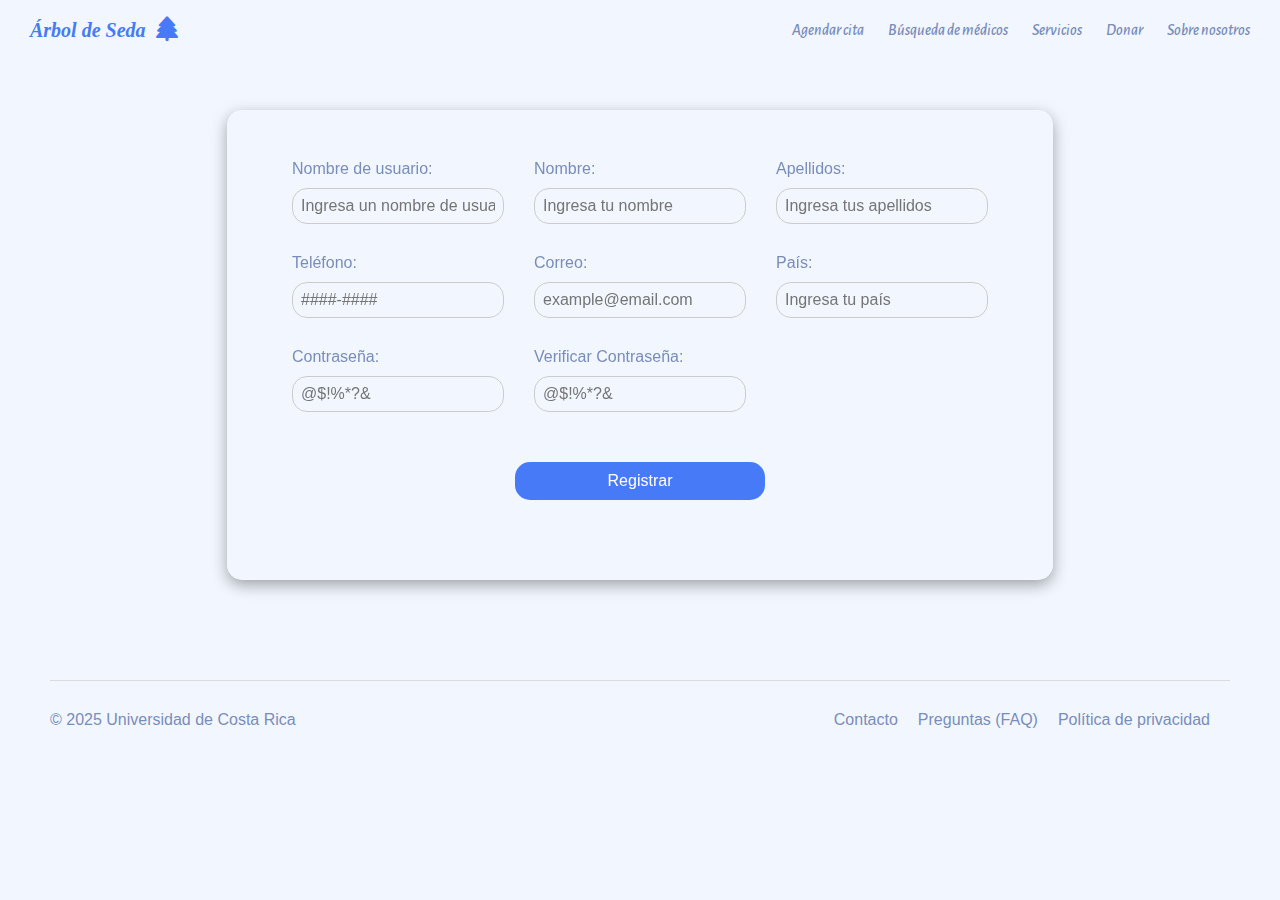
<file: registroUsuarios.html>
<!DOCTYPE html>
<html lang="en">
<head>

    <meta charset="UTF-8">
    <meta name="viewport" content="width=device-width, initial-scale=1.0">
    <link rel="icon" type="image/png" href="img/iconWebSite.png">
    <title>Clinica Arbol de Seda</title>

    <!--text fonts-->
	<link rel="preconnect" href="https://fonts.googleapis.com">
    <link rel="preconnect" href="https://fonts.gstatic.com" crossorigin>
    <link href="https://fonts.googleapis.com/css2?family=Alegreya+Sans:ital,wght@0,100;0,300;0,400;0,500;0,700;0,800;0,900;1,100;1,300;1,400;1,500;1,700;1,800;1,900&family=Permanent+Marker&display=swap" rel="stylesheet">

	<!--Style animation-->
	<link rel="stylesheet" href="https://unpkg.com/aos@next/dist/aos.css" />

	<!--iconos-->
	<link rel="stylesheet" href="https://cdnjs.cloudflare.com/ajax/libs/font-awesome/6.5.1/css/all.min.css">

    <!-- My css -->
    <link rel="stylesheet" href="css/base.css?44">
    <link rel="stylesheet" href="css/navbar.css?2323">
    <link rel="stylesheet" href="css/home.css?5454">
    <link rel="stylesheet" href="css/login.css?5454">
    <link rel="stylesheet" href="css/modal.css?78">
    <link rel="stylesheet" href="css/registroUsuarios.css?6567">
    <link rel="stylesheet" href="css/carruselServiciosMedicos.css?21">
    <link rel="stylesheet" href="css/footer.css?2">


</head>

<body>
    
    <header class="header" id="header">

        <a href="index.html" class="navBar_logo">Árbol de Seda<i class="fa-solid fa-tree fa-lg"></i></a>

        <input type="checkbox" id="check">
        <label for="check" class="navbar_icons">
            <i class="fa-solid fa-bars fa-lg icon_abrir" id="botonAbrirNav"></i>
            <i class="fa-solid fa-xmark fa-lg icon_cerrar" id="botonCerrarNav"></i>
        </label>

        <nav class="navbar">
            <a href="agendarCita.html">Agendar cita</a>
            <a href="busquedaMedicos.html">Búsqueda de médicos</a>
            <a href="servicios.html">Servicios</a>
            <a href="donar.html">Donar</a>
            <a href="sobreNosotros.html">Sobre nosotros</a>
        </nav>
        
    </header>

    <main data-aos="fade-right" data-aos-duration="1500">


        <div class="registrarUsuario">

            <form  id="registrarUsuario">

                <div class="registroUsuario_containerInputs">

                    <div class="containerInput">
                        <label for="nombreUsuario">Nombre de usuario:</label>
                        <input type="text" id="nombreUsuario" name="nombreUsuario" required placeholder="Ingresa un nombre de usuario">
                    </div>
                    
                    <div class="containerInput">
                        <label for="nombre">Nombre:</label>
                        <input type="text" id="nombre" name="nombre" required placeholder="Ingresa tu nombre">
                    </div>
    
                    <div class="containerInput">
                        <label for="apellidos">Apellidos:</label>
                        <input type="text" id="apellidos" name="apellidos" required placeholder="Ingresa tus apellidos">
                    </div>
    
                    <div class="containerInput">
                        <label for="telefono">Teléfono:</label>
                        <input type="text" id="telefono" name="telefono" required placeholder="####-####">
                    </div>
    
                    <div class="containerInput">
                        <label for="correo">Correo:</label>
                        <input type="email" id="correo" name="correo" required placeholder="example@email.com">
                    </div>

                    <div class="containerInput">
                        <label for="pais">País:</label>
                        <input type="text" id="pais" name="pais" required placeholder="Ingresa tu país">
                    </div>
    
                    <div class="containerInput">
                        <label for="contrasenia">Contraseña:</label>
                        <input type="password" id="contrasenia" name="contrasenia" required placeholder="@$!%*?&">
                    </div>
    
                    <div class="containerInput">
                        <label for="contrasenia_verificacion">Verificar Contraseña:</label>
                        <input type="password" id="contrasenia_verificacion" name="contrasenia_verificacion" required placeholder="@$!%*?&">
                    </div>

                </div>

                
                
                <input type="submit" value="Registrar">

            </form> 

        </div>


    </main>

    

    <footer class="mi-footer">
        
        <div class="mi-footer-contenido">
         
           <div class="footer_derechos">
                <p>© 2025 Universidad de Costa Rica</p><br>
           </div>

           <div class="footer_redes">
                <a href="contacto.html">Contacto</a>
                <a href="preguntasFrecuentes.html">Preguntas (FAQ)</a>
                <a href="politicaPrivacidad.html">Política de privacidad</a>
           </div> 

        </div>

    </footer>


    <div class="modalNotificacion_container" id="modalNotificacion_container">
        <div class="modalNotificacion" id="modalNotificacion">
            <i class="fa-solid fa-circle-info fa-2xl"></i>
            <p id="modalNotificacion_text"></p>
            <button id="cerrar_modalNotificacion">Cerrar</button>
        </div>
    </div>

    <!-- Js animation -->
    <script src="https://unpkg.com/aos@next/dist/aos.js"></script>
    <script>
        AOS.init();
    </script>


    <script src="js/StyleScript.js?1"></script>
    <script src="js/hash.js"></script>
    <script src="js/serverAPI.js"></script>
    <script type="module" src="js/registrarUsuarios.js?214"></script>
    <script type="module" src="js/ConsumoAPI/ConsumoUsuario.js"></script>
   
    
</body>

</html>
</file>
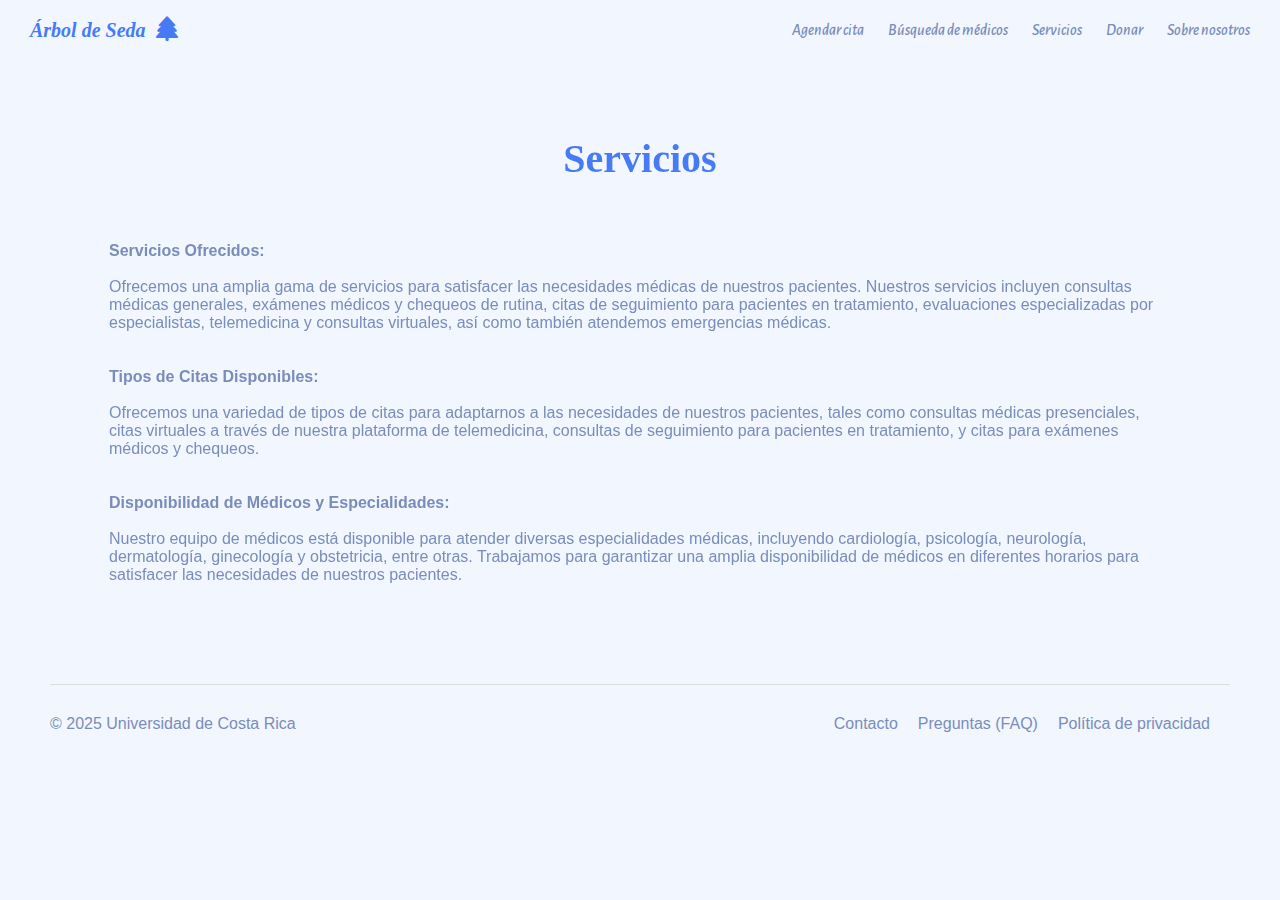
<file: servicios.html>
<!DOCTYPE html>
<html lang="en">
<head>

    <meta charset="UTF-8">
    <meta name="viewport" content="width=device-width, initial-scale=1.0">
    <link rel="icon" type="image/png" href="img/iconWebSite.png">
    <title>Clinica Arbol de Seda</title>

    <!--text fonts-->
	<link rel="preconnect" href="https://fonts.googleapis.com">
    <link rel="preconnect" href="https://fonts.gstatic.com" crossorigin>
    <link href="https://fonts.googleapis.com/css2?family=Alegreya+Sans:ital,wght@0,100;0,300;0,400;0,500;0,700;0,800;0,900;1,100;1,300;1,400;1,500;1,700;1,800;1,900&family=Permanent+Marker&display=swap" rel="stylesheet">

	<!--Style animation-->
	<link rel="stylesheet" href="https://unpkg.com/aos@next/dist/aos.css" />

	<!--iconos-->
	<link rel="stylesheet" href="https://cdnjs.cloudflare.com/ajax/libs/font-awesome/6.5.1/css/all.min.css">

    <!-- My css -->
    <link rel="stylesheet" href="css/base.css">
    <link rel="stylesheet" href="css/navbar.css?2323">
    <link rel="stylesheet" href="css/home.css?5454">
    <link rel="stylesheet" href="css/login.css?5454">
    <link rel="stylesheet" href="css/registroUsuarios.css">
    <link rel="stylesheet" href="css/carruselServiciosMedicos.css?81">
    <link rel="stylesheet" href="css/infoSession.css?8547">
    <link rel="stylesheet" href="css/footer.css?2">

</head>

<body>

    <header class="header" id="header">

        <a href="index.html" class="navBar_logo">Árbol de Seda<i class="fa-solid fa-tree fa-lg"></i></a>

        <input type="checkbox" id="check">
        <label for="check" class="navbar_icons">
            <i class="fa-solid fa-bars fa-lg icon_abrir" id="botonAbrirNav"></i>
            <i class="fa-solid fa-xmark fa-lg icon_cerrar" id="botonCerrarNav"></i>
        </label>

        <nav class="navbar">
            <a href="agendarCita.html">Agendar cita</a>
            <a href="busquedaMedicos.html">Búsqueda de médicos</a>
            <a href="servicios.html">Servicios</a>
            <a href="donar.html">Donar</a>
            <a href="sobreNosotros.html">Sobre nosotros</a>
        </nav>
        
    </header>

    <main data-aos="fade-right" data-aos-duration="1500">

        
        <div class="servicios infoSession">

            <h2>Servicios</h2>


            <p>

               <span> Servicios Ofrecidos: </span> <br><br>
                Ofrecemos una amplia gama de servicios para satisfacer las necesidades médicas de nuestros pacientes. Nuestros servicios incluyen consultas médicas generales, exámenes médicos y chequeos de rutina, citas de seguimiento para pacientes en tratamiento, evaluaciones especializadas por especialistas, telemedicina y consultas virtuales, así como también atendemos emergencias médicas.
                
                <br><br><br>

               <span> Tipos de Citas Disponibles: </span><br> <br>
                Ofrecemos una variedad de tipos de citas para adaptarnos a las necesidades de nuestros pacientes, tales como consultas médicas presenciales, citas virtuales a través de nuestra plataforma de telemedicina, consultas de seguimiento para pacientes en tratamiento, y citas para exámenes médicos y chequeos.

                <br><br><br>
                
               <span> Disponibilidad de Médicos y Especialidades: </span> <br> <br>
                Nuestro equipo de médicos está disponible para atender diversas especialidades médicas, incluyendo cardiología, psicología, neurología, dermatología, ginecología y obstetricia, entre otras. Trabajamos para garantizar una amplia disponibilidad de médicos en diferentes horarios para satisfacer las necesidades de nuestros pacientes.         

            </p>


        </div>


    </main>

    <footer class="mi-footer">
        
        <div class="mi-footer-contenido">
         
           <div class="footer_derechos">
                <p>© 2025 Universidad de Costa Rica</p><br>
           </div>

           <div class="footer_redes">
                <a href="contacto.html">Contacto</a>
                <a href="preguntasFrecuentes.html">Preguntas (FAQ)</a>
                <a href="politicaPrivacidad.html">Política de privacidad</a>
           </div> 

        </div>

    </footer>

    <!-- Js animation -->
    <script src="https://unpkg.com/aos@next/dist/aos.js"></script>
    <script>
        AOS.init();
    </script>

    <script src="js/StyleScript.js"></script>

    <!--quitar es solo para estar revisando el localStorege desde aqui -->
        <script src="js/serverAPI.js?3217"></script>

        <script>

            //localStorage.removeItem("identificadorCita");
            //console.log(getIndentificadorCita());
            //incrementarIndentificadorCita();
           // console.log(getIndentificadorCita());

            //localStorage.clear();
            //localStorage.removeItem("citas");
            console.log(getUsuarios());
            console.log(getMedicos());
            console.log(getCitas());

            
        </script>
    
    
</body>

</html>
</file>
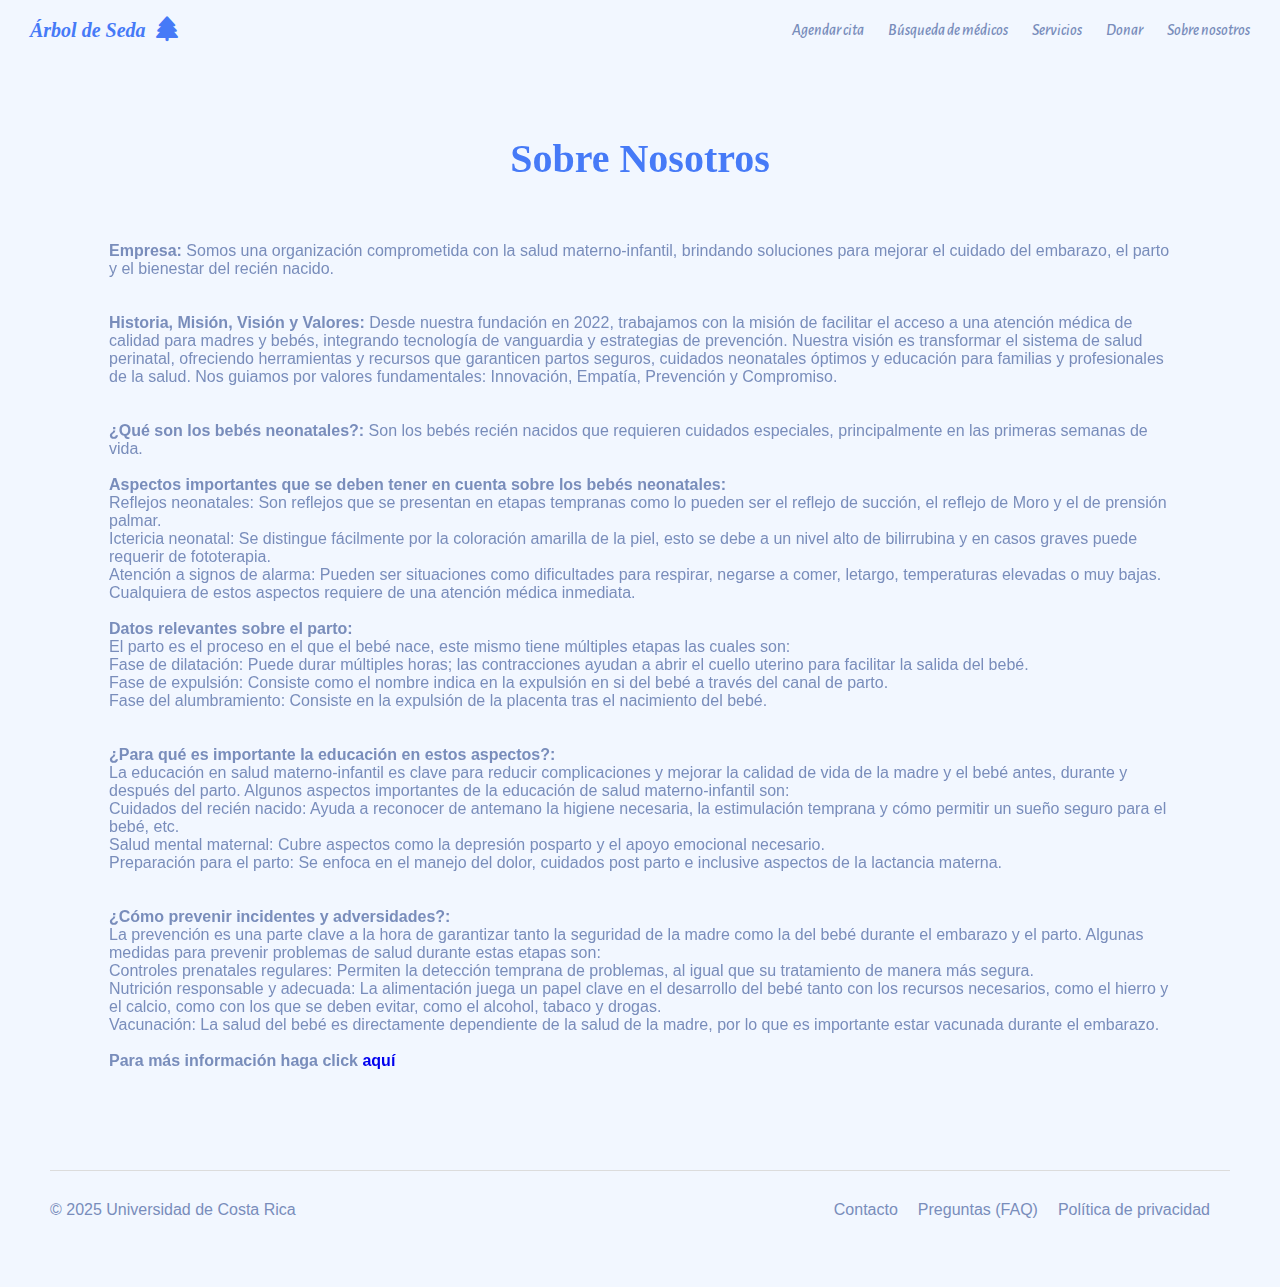
<file: sobreNosotros.html>
<!DOCTYPE html>
<html lang="en">
<head>

    <meta charset="UTF-8">
    <meta name="viewport" content="width=device-width, initial-scale=1.0">
    <link rel="icon" type="image/png" href="img/iconWebSite.png">
    <title>Clinica Arbol de Seda</title>

    <!--text fonts-->
	<link rel="preconnect" href="https://fonts.googleapis.com">
    <link rel="preconnect" href="https://fonts.gstatic.com" crossorigin>
    <link href="https://fonts.googleapis.com/css2?family=Alegreya+Sans:ital,wght@0,100;0,300;0,400;0,500;0,700;0,800;0,900;1,100;1,300;1,400;1,500;1,700;1,800;1,900&family=Permanent+Marker&display=swap" rel="stylesheet">

	<!--Style animation-->
	<link rel="stylesheet" href="https://unpkg.com/aos@next/dist/aos.css" />

	<!--iconos-->
	<link rel="stylesheet" href="https://cdnjs.cloudflare.com/ajax/libs/font-awesome/6.5.1/css/all.min.css">

    <!-- My css -->
    <link rel="stylesheet" href="css/base.css">
    <link rel="stylesheet" href="css/navbar.css?2323">
    <link rel="stylesheet" href="css/home.css?5454">
    <link rel="stylesheet" href="css/login.css?5454">
    <link rel="stylesheet" href="css/registroUsuarios.css">
    <link rel="stylesheet" href="css/infoSession.css?8547">
    <link rel="stylesheet" href="css/carruselServiciosMedicos.css?81">
    <link rel="stylesheet" href="css/footer.css?2">

</head>

<body>

    <header class="header" id="header">

        <a href="index.html" class="navBar_logo">Árbol de Seda<i class="fa-solid fa-tree fa-lg"></i></a>

        <input type="checkbox" id="check">
        <label for="check" class="navbar_icons">
            <i class="fa-solid fa-bars fa-lg icon_abrir" id="botonAbrirNav"></i>
            <i class="fa-solid fa-xmark fa-lg icon_cerrar" id="botonCerrarNav"></i>
        </label>

        <nav class="navbar">
            <a href="agendarCita.html">Agendar cita</a>
            <a href="busquedaMedicos.html">Búsqueda de médicos</a>
            <a href="servicios.html">Servicios</a>
            <a href="donar.html">Donar</a>
            <a href="sobreNosotros.html">Sobre nosotros</a>
        </nav>
        
    </header>

    <main data-aos="fade-right" data-aos-duration="1500">

        
        <div class="sobreNosotros infoSession">

            <h2>Sobre Nosotros</h2>

            <p>
                <span>Empresa:</span> 
                Somos una organización comprometida con la salud materno-infantil, brindando soluciones para mejorar el cuidado del embarazo, el parto y el bienestar del recién nacido.
 
                 <br><br><br>
 
                <span>Historia, Misión, Visión y Valores:</span> 
                Desde nuestra fundación en 2022, trabajamos con la misión de facilitar el acceso a una atención médica de calidad para madres y bebés, integrando tecnología de vanguardia y estrategias de prevención. Nuestra visión es transformar el sistema de salud perinatal, ofreciendo herramientas y recursos que garanticen partos seguros, cuidados neonatales óptimos y educación para familias y profesionales de la salud. Nos guiamos por valores fundamentales: Innovación, Empatía, Prevención y Compromiso.
 
                 <br><br><br>
 
                <span>¿Qué son los bebés neonatales?:</span>
                 
                Son los bebés recién nacidos que requieren cuidados especiales, principalmente en las primeras semanas de vida.<br>
 
                <br>
 
                <span>Aspectos importantes que se deben tener en cuenta sobre los bebés neonatales:</span>
 
                <br>
                
                Reflejos neonatales: Son reflejos que se presentan en etapas tempranas como lo pueden ser el reflejo de succión, el reflejo de Moro y el de prensión palmar.<br>
                Ictericia neonatal: Se distingue fácilmente por la coloración amarilla de la piel, esto se debe a un nivel alto de bilirrubina y en casos graves puede requerir de fototerapia.<br>
                Atención a signos de alarma: Pueden ser situaciones como dificultades para respirar, negarse a comer, letargo, temperaturas elevadas o muy bajas. Cualquiera de estos aspectos requiere de una atención médica inmediata.
 
                 <br><br>
 
                 
                 <span>Datos relevantes sobre el parto:</span>
                 
                 <br>
 
                 El parto es el proceso en el que el bebé nace, este mismo tiene múltiples etapas las cuales son: <br>
                 Fase de dilatación: Puede durar múltiples horas; las contracciones ayudan a abrir el cuello uterino para facilitar la salida del bebé. <br>
                 Fase de expulsión: Consiste como el nombre indica en la expulsión en si del bebé a través del canal de parto. <br>
                 Fase del alumbramiento: Consiste en la expulsión de la placenta tras el nacimiento del bebé.<br> 
 
                 <br><br>
                 
                 <span>¿Para qué es importante la educación en estos aspectos?:</span>
                 
                 <br>
 
                 La educación en salud materno-infantil es clave para reducir complicaciones y mejorar la calidad de vida de la madre y el bebé antes, durante y después del parto. Algunos aspectos importantes de la educación de salud materno-infantil son: <br>
                 Cuidados del recién nacido: Ayuda a reconocer de antemano la higiene necesaria, la estimulación temprana y cómo permitir un sueño seguro para el bebé, etc. <br>
                 Salud mental maternal: Cubre aspectos como la depresión posparto y el apoyo emocional necesario. <br>
                 Preparación para el parto: Se enfoca en el manejo del dolor, cuidados post parto e inclusive aspectos de la lactancia materna. <br>
 
                 <br><br>
                 
                 <span>¿Cómo prevenir incidentes y adversidades?:</span>
                 
                 <br>
 
                 La prevención es una parte clave a la hora de garantizar tanto la seguridad de la madre como la del bebé durante el embarazo y el parto. Algunas medidas para prevenir problemas de salud durante estas etapas son:  <br>
                 Controles prenatales regulares: Permiten la detección temprana de problemas, al igual que su tratamiento de manera más segura. <br>
                 Nutrición responsable y adecuada: La alimentación juega un papel clave en el desarrollo del bebé tanto con los recursos necesarios, como el hierro y el calcio, como con los que se deben evitar, como el alcohol, tabaco y drogas. <br>
                 Vacunación: La salud del bebé es directamente dependiente de la salud de la madre, por lo que es importante estar vacunada durante el embarazo. <br> 
 
                 <br>
                 
                 <span> Para más información haga click <a href="https://www.paho.org/es/temas/salud-recien-nacido" style="text-decoration: none;">aquí</a></span>
                 
                 <br>

            </p>

        </div>

    </main>

    <footer class="mi-footer">
        
        <div class="mi-footer-contenido">
         
           <div class="footer_derechos">
                <p>© 2025 Universidad de Costa Rica</p><br>
           </div>

           <div class="footer_redes">
                <a href="contacto.html">Contacto</a>
                <a href="preguntasFrecuentes.html">Preguntas (FAQ)</a>
                <a href="politicaPrivacidad.html">Política de privacidad</a>
           </div> 

        </div>

    </footer>

    <!-- Js animation -->
    <script src="https://unpkg.com/aos@next/dist/aos.js"></script>
    <script>
        AOS.init();
    </script>

    <script src="js/StyleScript.js"></script>

    <!--quitar es solo para estar revisando el localStorege desde aqui -->
        <script src="js/serverAPI.js?3217"></script>

        <script>

            //localStorage.removeItem("identificadorCita");
            //console.log(getIndentificadorCita());
            //incrementarIndentificadorCita();
           // console.log(getIndentificadorCita());

            //localStorage.clear();
            //localStorage.removeItem("citas");
            console.log(getUsuarios());
            console.log(getMedicos());
            console.log(getCitas());

            
        </script>
    
    
</body>

</html>
</file>
<file: css/base.css>
*{
  margin: 0px;
  padding: 0px; /*RECUERDER SIEMPRE PARA MAQUETAR PONERLO EN 10PX, YA DESPUES QUITARLO*/
  box-sizing: border-box;
}
  
  
  
:root {

  /*colors*/
  --colorFondoBody: #f2f7ff;
   
  --colorBaseVeterinaria: #467af7;
  --colorSecundarioVeterinaria: #61cacc;
  --colorTextoP: #798dbb;
  --colorAdvertencia: #f9635c;

  --lineadivisora: rgb(212, 212, 212);
  
  
  /*margin*/
  --marginbottomtitulo: 50px;
    
  
  /*fonts*/
  --whiteColor-text:  rgba(240, 248, 255);
  --PT-Sans: 'PT Sans', sans-serif; 
  --Open-Sans: 'Open Sans', sans-serif; 
    
  --Permanent-Marker: "Permanent Marker", cursive;
  --Alegreya-Sans: "Alegreya Sans", sans-serif;
}

  
body{
  display: flex;
  flex-direction: column;
  align-items: center;
  justify-content: center;
  background-color: var(--colorFondoBody);
}

main{
  margin-top: 60px;
  width: 100%;
  max-width: 1920px;
  padding: 50px;
}

p{
  color: var(--colorTextoP);
  font-family: sans-serif;
}


@media all and (max-width:1000px){
  main{
    padding: 10px;
  }
}
</file>
<file: css/navbar.css>
.header{
    position: fixed;
    top: 0;
    left: 0;
    height: 60px;
    width: 100%;
    padding: 10px 20px;

    background-color: #f2f7ff;
    display: flex;
    justify-content: space-between;
    align-items: center;
    transition: 1s;
    
    z-index: 1000;
}


.header.shadow {
    box-shadow: 0px 0px 10px rgba(0, 0, 0, 0.5);
}


.navbar a, i, .navBar_logo {
    text-decoration: none;
    margin: 0 10px;
    color: var(--colorTextoP);
    font-family: "Alegreya Sans", sans-serif;
    font-weight: 500;
    font-style: italic;
    font-size: 16px;
    cursor: pointer;
    transition: 0.5s;
}


.navBar_logo:hover {
    transform: scale(1.1);
}


.navbar a{
    /*necesario porque o sino no podia aplicarle el hover*/
    display: inline-block;
}


.navbar a:hover{
    color: var(--colorBaseVeterinaria);
    transform: scale(1.1);
}


.navBar_logo {
    font-size: 20px;
    font-weight: bold;
    font-family: var( --Permanent-Marker);
   
    color: var(--colorBaseVeterinaria);
}

.navBar_logo i {
    color: var(--colorBaseVeterinaria);
}


#check {
    display: none;
}

.navbar_icons{
    position: absolute;
    right: 0;
    display: none;
}


@media all and (max-width:870px){

    .navbar_icons{
        display: inline-flex;
        padding-right: 20px;
    }

    #check:checked~.navbar_icons #botonAbrirNav{
        display: none;
    }

    .navbar_icons #botonCerrarNav {
        display: none;
    }

    #check:checked~.navbar_icons #botonCerrarNav{
        display: block;
    }

    .navbar{
        position: absolute;
        top: 100%;
        left: 0;
        width: 100%;
        height: 0px;
        background-color: var(--colorFondoBody);
        transition: .4s ease;
        

        display: flex;
        flex-direction: column;
        align-items: center;
        overflow-y: auto; 
    }

    #check:checked~.navbar {
        height: 100vh;
    }
    
    .navbar a{
        margin-top: 35px;
    }

    .header{
        padding: 10px 5px;
    }

   
   
}






/* selector*/


.container_selector{
    display: flex;
    align-items: center;
    justify-content: space-around;
    border-radius: 15px;
    border: 2px solid var(--colorSecundarioVeterinaria); 
    
}


 .container_selector a{
    margin: 0px 10px;
    text-decoration: none;
    color: var(--colorTextoP);
    color:  var(--colorSecundarioVeterinaria); 
    font-family: sans-serif;
    font-weight: 500;
    font-size: 15px;

   
    cursor: pointer;
    transition: 0.5s;
} 





.seleccionado{
    color: var(--colorBaseVeterinaria);
    font-size: 25px;
    color: red;
}
</file>
<file: css/home.css>
/*encabezado*******************************************************/
.home_encabezado{
    width: 100%;
    display: flex;
    /* background-color: red; */
}




.home_encabezado_title_name{
    width: 50%;
    /* background-color: yellow; */
    display: flex;
    flex-direction: column;
    align-items: flex-start;
    justify-content: center;
    padding-left: 10%;
}

.home_encabezado_title_name h2{
   
    color: var(--colorBaseVeterinaria);
    font-family: var( --Permanent-Marker);
    font-weight: 900;
    font-style: normal;
    font-size: 60px;
 
}

.home_encabezado_title_name h3{
   
    color: var(--colorSecundarioVeterinaria);
    font-family: var( --Permanent-Marker);
    font-weight: 600;
    font-style: normal;
    font-size: 16px;
    
    margin-bottom: 10px;
    margin-left: 10px;
}

.home_encabezado_title_name p{
  width: 85%;
  margin-top: 20px;
  font-family: "Alegreya Sans", sans-serif;
  font-weight: 500;
  font-style: cursive;
  font-size: 19px;
}


.home_encabezado_foto{
    width: 50%;
    /* background-color: blue; */
    display: flex;
    justify-content: center;
    align-items: center;
}

.home_encabezado_foto img{
    width: 80%;
   
}



.home_encabezado_agendarCita_button:hover{

    transform: scale(1.1);
    cursor: pointer;
}


.home_encabezado_button{
    color: white;
    text-decoration: none;


    width: 200px;
    height: 40px;
    border: none;
    background: linear-gradient(90deg, var(--colorBaseVeterinaria), #2361F8);
    border-radius: 20px;
    color: white;
    font-family: var(--Alegreya-Sans);
    
    font-weight: 500;
    font-size: 15px;
    font-style: bold;
    margin-top: 30px;
    transition: 1s ease;
    text-align: center;
    padding: 10px;
}

.home_encabezado_button i{
    color: white;
    
}

.home_encabezado_button:hover{
    transform: scale(1.1);
    cursor: pointer;
}


/*encabezado*******************************************************/









@media all and (max-width:1080px){

    
    .home_encabezado{
        flex-direction: column;
        justify-content: center;
        align-items: center;
    }

    
    .home_encabezado_title_name{
        width: 100%;
        align-items: center;
        margin-bottom: 30px;
        padding-left: 0%;
        margin-top: 50px;
    }

    .home_encabezado_title_name{
        width: 100%;
        /* background-color: yellow; */
        display: flex;
        flex-direction: column;
        align-items: center;
        justify-content: center;
        padding-left: 0%;
        order: 2;
    }

    .home_encabezado_title_name h2{
        font-size: 40px;
    }
    
    .home_encabezado_title_name h3{
        font-size: 15px;
    }

    .home_encabezado_title_name p{
        font-size: 12px;
        text-align: center;
        width: 80%;
    }

    .home_encabezado_foto{
        order: 1;
        width: 70%;
        margin-top: 20px;
    }


}
</file>
<file: css/login.css>
.login{
    display: flex;
    justify-content: center;
}


.login form{
   padding:  50px;
   border-radius: 15px;
   box-shadow: rgba(0, 0, 0, 0.35) 0px 5px 15px;
   width: 350px;
   background-color: var(--colorFondoBody);
   /* background-color: red; */

}

.login label {
    margin-bottom: 30px;
    font-family: sans-serif;
    color: var(--colorTextoP);
}

.login input {
   
    margin-top: 10px;
    border: 1px solid #ccc;
    background-color: var(--colorFondoBody); 
    padding: 8px; 
    font-size: 16px; 
    border-radius: 15px;
    outline: none; 
    color: var(--colorstitulotargetas);
    width: 100%;
}

.login input[type="text"] {
    margin-bottom: 30px; /* Ajusta el valor del margen según tus necesidades */
}


.container_recuperarContrasenia{
    text-align: end;
    font-family: sans-serif;
    font-size: 13px;
    margin: -10px 10px 30px 0;
}


.container_crearCuenta{
    text-align: center;
}


.login input:focus {
    border-color: var(--colorBaseVeterinaria);
    box-shadow: 0 0 5px rgba(0, 123, 255, 0.5); 
}



input[type="submit"] {
    width: 100%;
    color: white; 
    background-color: var(--colorBaseVeterinaria); 
    padding: 10px 20px; 
    border: none; 
    border-radius: 15px; 
    cursor: pointer;
    font-size: 16px; 
    transition: transform 0.3s, box-shadow 0.3s;
    margin-bottom: 30px;
}

input[type="submit"]:hover {
    transform: scale(1.1); 
    box-shadow: 0 0 10px rgba(0, 0, 0, 0.3); 
}

.login a{

    text-decoration: none;
    color: var(--colorBaseVeterinaria);
}







/**del resgistro usuario*/
select {
    width: 100%;
    color: var(--colorstitulotargetas);
    background-color: #ffffff;
    padding: 10px 0px;
 
    border-radius: 15px;
    cursor: pointer;
    font-size: 16px;
    transition: transform 0.3s, box-shadow 0.3s;
    border: 1px solid #ccc;

    margin-bottom: 30px;
    margin-top: 15px;
}




@media all and (max-width:870px){

    .login{
        margin-top: 75px;
    }

}
</file>
<file: css/registroUsuarios.css>
.registrarUsuario{
    display: flex;
    justify-content: center;

    /* background-color: yellow; */
}

.registroUsuario_containerInputs{
    /* background-color: red; */
    width: 100%;
    margin-bottom: 20px;

    display: grid;
    grid-template-columns: repeat(3, 1fr);
    grid-template-rows: repeat(2, 1fr);
    grid-column-gap: 0px;
    grid-row-gap: 0px;
}


.registrarUsuario form{

    display: flex;
    flex-direction: column;
    justify-content: center;
    align-items: center;
    
    width: 70%;
    padding:  50px;
    border-radius: 15px;
    box-shadow: rgba(0, 0, 0, 0.35) 0px 5px 15px;
   
    background-color: var(--colorFondoBody);
}


.registrarUsuario .containerInput{
    display: flex;
    flex-direction: column;
   
    margin: 0 15px 30px 15px;
}

.registrarUsuario label {
    
    margin-bottom: 10px;
    font-family: sans-serif;
    color: var(--colorTextoP);
}

.registrarUsuario input {
   
    border: 1px solid #ccc;
    background-color: var(--colorFondoBody); 
    padding: 8px; 
    font-size: 16px; 
    border-radius: 15px;
    outline: none; 
    color: var(--colorstitulotargetas);
    width: 100%;
}



.registrarUsuario input[type="submit"] {
    width: 250px;
    color: white; 
    background-color: var(--colorBaseVeterinaria); 
    padding: 10px 20px; 
    border: none; 
    border-radius: 15px; 
    cursor: pointer;
    font-size: 16px; 
    transition: transform 0.3s, box-shadow 0.3s;
    margin-bottom: 30px;
}



@media all and (max-width:1200px){

    .registrarUsuario{
        margin-top: 50px;
    }
    
    .registroUsuario_containerInputs{
        grid-template-columns: repeat(2, 1fr);
    }

    .registrarUsuario form{
        width: 80%; 
    }

}


@media all and (max-width:735px){


    .registrarUsuario form{
        width: 95%;
        padding:  50px 25px; 
    }
   
    .registrarUsuario input[type="submit"] {
        width: 80%;
    }

    .registroUsuario_containerInputs{
        grid-template-columns: repeat(1, 1fr);
    }
}
</file>
<file: css/carruselServiciosMedicos.css>
.sliderserviciosMedicos {
    width: 75vw;
    max-width: 1920px;
    height: auto;
    margin: auto;
    overflow: hidden;
    margin-bottom: 75px;
    margin-top: 30px;
}

.sliderserviciosMedicos .slide-track {
    display: flex;
    /* animation: scroll 40s linear infinite; */
    /* -webkit-animation: scroll 40s linear infinite; */
    width: calc(200px * 14);
}

.sliderserviciosMedicos .slide {
    width: 250px;
    height: 230px;
    background-color: var(--colorFondoBody);
    margin: 20px 15px;
    padding: 20px 30px;
    border-radius: 10px;
    box-shadow: rgba(99, 99, 99, 0.2) 0px 2px 8px 0px;
}

.servicioMedicoSlide_iconContainer{
    background-color: var(--colorBaseVeterinaria);
    border-radius: 50px;
    width: 60px;
    height: 60px;
    display: flex;
    justify-content: center;
    align-items: center;
    margin-bottom: 20px;
}

.slide i{
    color: white;
}

.slide h4{
    color: var(--colorSecundarioVeterinaria);
    font-family: sans-serif;
    margin-bottom: 10px;
}


.serviciosMedicos{
    animation: scrollpat 30s linear infinite;
   -webkit-animation: scrollpat 30s linear infinite;
}



/*para patrocinadores*/
@keyframes scrollpat {
    0% {
        /* Cambiar translateX para que empiece desde la derecha */
        -webkit-transform: translateX(calc(-200px * 7));
        transform: translateX(calc(-200px * 7));
    }
    100% {
        /* Cambiar translateX para que termine en la derecha */
        -webkit-transform: translateX(0);
        transform: translateX(0);
    }
}
</file>
<file: css/infoSession.css>
.infoSession {
    /* background-color: red; */
}

.infoSession h2{
    margin-top: 25px;
    text-align: center;
    margin-bottom: 60px;

    color: var(--colorBaseVeterinaria);
    font-family: var( --Permanent-Marker);
    font-weight: 900;
    font-style: normal;
    font-size: 40px;
}

.infoSession p{
    margin: 0 5%;
}

.infoSession span{
    font-weight: 700;
}



.politicaPrivacidad_container_descargar {
    margin-top: 90px;
    text-align: center;
}

.politicaPrivacidad_container_descargar h5 {
    font-family: sans-serif;
    color: var(--colorTextoP);
    margin-bottom: 30px;
}


.container_Map {

    margin-top: 80px;
    text-align: center;
}

 h3 {
    font-family: var(--Permanent-Marker);
    color: var(--colorBaseVeterinaria);
    margin-bottom: 50px;
}

.container_Map iframe{

    width: 90%;
    height: 400px;
    max-width: 700px;
    border-radius: 15px;
    border: none;
    box-shadow: rgba(0, 0, 0, 0.24) 0px 3px 8px;
}

.formulario_container  {
    margin-top: 80px;
    display: flex;
    flex-direction: column;
    justify-content: center;
    align-items: center;
    align-content: center;
    width: 100%;
}


.formularioContacto {
    
   display: flex;
   flex-direction: column;
   justify-content: center;
   align-items: center;
   width: 100%;
   max-width: 700px;
   background-color: var(--colorFondoBody);
   border-radius: 20px;
   box-shadow: rgba(0, 0, 0, 0.24) 0px 3px 8px;
   padding: 30px 0;

}


.formularioContacto input, textarea, button {
    
    width: 200px;
 
 }

 .formularioContacto  label {
    
    font-family: sans-serif;
    color: var(--colorTextoP);
    
 
 }

 .formularioContacto input, textarea {
    
    border: none;
    border-radius: 15px;
    height: 30px;
    margin: 20px 0;
 
 }

 .formularioContacto button {
    
  margin-top: 50PX;
  border: none;
  border-radius: 15px;
  background-color:  var(--colorBaseVeterinaria);
  color: white;
  padding: 10px;
 
 }
</file>
<file: css/footer.css>
footer {
    width: 100%;
    padding: 50px;
    display: flex;
    justify-content: center;
    
    
}


.mi-footer-contenido{
    width: 100%;
    max-width: 1920px;
    border-top: 1px solid rgb(220, 220, 220);
    
    display: flex;
    justify-content: space-between;
}

.footer_derechos, .footer_redes {
    margin-top: 30px;
}



.footer_redes {
    display: flex;
}

.footer_redes a {
   margin-right: 20px;
   text-decoration: none;
   font-family: sans-serif;
   color: var(--colorTextoP);
}



@media all and (max-width:800px){

    
    .mi-footer-contenido{
        flex-direction: column;
    }

    .footer_derechos{
        display: flex;
        order: 2;
        justify-content: center;
        align-items: center;
        flex-direction: column;
    }

    .footer_redes{
        order: 1;
        justify-content: center;
        align-items: space-between;
        align-content: space-between;
        
    }

    .footer_redes a {
        margin: 0px 10px;
      
     }
   
}

@media all and (max-width:500px){

    .footer_redes{
        order: 1;
        flex-direction: column;
        justify-content: center;
        align-items: center;
    }

    .footer_redes a {
        margin: 10px 0;
      
    }
   
}
</file>
<file: css/modal.css>
/*ajustes container modal*/
.modalNotificacion_container {
    z-index: 99999; 
    position: fixed;
    top: 0;
    left: 0;
    width: 100%;
    height: 100%;
    display: none;
    padding: 0 15px;
}

.modalNotificacion_container.active {
    display: flex;
    justify-content: center;
    align-items: center;
    align-content: center;
    background-color: rgba(10, 10, 10, 0.43);
}


.modalNotificacion {

    width: 85%;
    max-width: 400px;
    height: auto;
    background-color: var(--colorFondoBody);
    border-radius: 15px;
    box-shadow: rgba(0, 0, 0, 0.35) 0px 5px 15px;
    padding: 25px;
    text-align: center;
}

.modalNotificacion i{
   color: var(--colorAdvertencia);
 }

.modalNotificacion p{
   margin: 30px 0;
}


.modalNotificacion button{
    width: 50%;
    color: white; 
    background-color: var(--colorBaseVeterinaria); 
    padding: 10px 15px; 
    border: none; 
    border-radius: 15px; 
    cursor: pointer;
    font-size: 16px; 
    transition: transform 0.3s, box-shadow 0.3s;
}

.modalNotificacion button:hover{
    transform: scale(1.1);
}


@media all and (max-width:450px){

    .modalNotificacion {
        height: auto;
    }
}





/* Modal standard *************************************************/



/*ajustes container modal*/
.modalStandard_container {
    z-index: 99999; 
    position: fixed;
    top: 0;
    left: 0;
    width: 100%;
    height: 100%;
    display: none;
    padding: 0 15px;
}

.modalStandard_container.active {
    display: flex;
    justify-content: center;
    align-items: center;
    align-content: center;
    background-color: rgba(10, 10, 10, 0.43);
}


.modalStandard {
    width: 95%;
    max-width: 800px;
    height: auto;
    background-color: var(--colorFondoBody);
    border-radius: 15px;
    box-shadow: rgba(0, 0, 0, 0.35) 0px 5px 15px;
    padding: 25px;
    text-align: center;
}

.containerBotonCerrar_modalStandard{
    text-align: end;
}

.containerBotonCerrar_modalStandard_button {

    border: none;
    background-color: transparent;
    color: rgb(182, 182, 182);
    font-weight: 900;
    font-size: 20px;
    font-family: Arial, Helvetica, sans-serif;
    transition: 0.5s ease;
   
}

.containerBotonCerrar_modalStandard_button:hover {
   cursor: pointer;
   transform: scale(1.2);
}



.containerInput_agendarCita{
    text-align: left;
}






/*
.container_agendarCita{
    background-color: red;
}
*/

.container_agendarCita label {
    margin-bottom: 10px;
    font-family: sans-serif;
    color: var(--colorTextoP);
}

.container_agendarCita select {
    background-color: var(--colorFondoBody); 
}




.container_agendarCita input {
   
    border: 1px solid #ccc;
    background-color: var(--colorFondoBody); 
    padding: 8px; 
    font-size: 16px; 
    border-radius: 15px;
    outline: none; 
    color: var(--colorstitulotargetas);
    width: 100%;
}



.container_agendarCita input[type="submit"] {
    width: 250px;
    color: white; 
    background-color: var(--colorBaseVeterinaria); 
    padding: 10px 20px; 
    border: none; 
    border-radius: 15px; 
    cursor: pointer;
    font-size: 16px; 
    transition: transform 0.3s, box-shadow 0.3s;
    margin-bottom: 30px;
}


.agendarCita_containerInputs{
    width: 100%;
    margin-bottom: 20px;
    padding: 15px;

    display: grid;
    grid-template-columns: repeat(3, 1fr);
    grid-template-rows: repeat(1, 1fr);
    grid-column-gap: 20px;
    grid-row-gap: 20px;
}




#actualizarCita {

    background-color: var(--colorBaseVeterinaria);
    width: 200px;
    margin-top: 10px;
    color: white;
    border: none;
    border-radius: 15px;
    font-family: var(--Alegreya-Sans);
    font-weight: 500;
    font-size: 15px;
    font-style: bold;
    transition: 1s ease;
    text-align: center;
    padding: 7px 0;
    box-shadow: 0 0 10px rgba(0, 0, 0, 0.2);
}






@media all and (max-width:750px){

    .agendarCita_containerInputs{
        grid-template-columns: repeat(2, 1fr);
        grid-template-rows: repeat(1, 1fr);
    }
    
}

@media all and (max-width:500px){

    .modalStandard {
        height: auto;
    }

    .agendarCita_containerInputs{
        grid-template-columns: repeat(1, 1fr);
        grid-template-rows: repeat(1, 1fr);
       
    }
    
}



/*Modal medico*/


/*ajustes container modal*/
.medicoModal_container {
    z-index: 99999; 
    position: fixed;
    top: 0;
    left: 0;
    width: 100%;
    height: 100%;
    display: none;
    padding: 0 15px;
}

.medicoModal_container.active {
    display: flex;
    justify-content: center;
    align-items: center;
    align-content: center;
    background-color: rgba(10, 10, 10, 0.43);
}


.modalMedico {

    width: 85%;
    max-width: 800px;
    height: auto;
    background-color: var(--colorFondoBody);
    border-radius: 15px;
    box-shadow: rgba(0, 0, 0, 0.35) 0px 5px 15px;
    padding: 25px;
    text-align: center;
}

.containerBotonCerrar_modalMedico{
    text-align: end;
}

.modalMedico i{
   color: var(--colorAdvertencia);
 }

.modalMedico p{
   margin: 30px 0;
}


.modalMedico button{
    width: 50%;
    color: gray; 
    background-color: transparent; 
    padding: 10px 15px; 
    border: none; 
    border-radius: 15px; 
    cursor: pointer;
    font-size: 20px; 
    font-weight: 600;
    transition: transform 0.3s, box-shadow 0.3s;
}




@media all and (max-width:450px){

    .modalMedico {
        height: auto;
    }
}
</file>
<file: css/busquedaMedicos.css>
.busquedaMedicos{
    overflow-x: auto;
    margin-top: 50px;
    padding: 15px;
}

.tablaContainer {
    background-color: #4CAF50;
    background-color: var(--colorFondoBody);
    width: 100%;
    min-width: 1300px;
    padding: 15px;
    border-radius: 10px;
    box-shadow: rgba(99, 99, 99, 0.2) 0px 2px 8px 0px;

    font-family: sans-serif;
    color: var(--colorTextoP);
}



.tablaMedicos thead input{
    border-radius: 5px;
    padding: 10px;
    font-size: 15px;
    border: 1px solid var(--lineadivisora);
    background-color: var(--colorFondoBody);
    color: var(--colorTextoP);
 
}

.inputsBusquedasContainer input{
   border-radius: 5px;
   padding: 10px;
   font-size: 15px;
   border: 1px solid var(--lineadivisora);
   background-color: var(--colorFondoBody);
   color: var(--colorTextoP);
}


.tablaMedicos thead input:focus {
    outline: none;
    border: 1px solid #86b7fe;
    box-shadow: 0px 0px 0px 3px #c2dbfe;
}

.tablaMedicos thead input::placeholder {
    color: var(--colorTextoP);
}




/*tabla*/
.tablaMedicos{
    margin: 15px 0;
    padding-top: 10px;
    border-collapse: collapse;/*quito cualquier espacio entre las celdas*/
    width: 100%;
    border-bottom: 1px solid var(--lineadivisora);
}

.tablaMedicos tr {
    border: none;
}

.tablaMedicos thead {
    font-family: var(--Permanent-Marker);
    color: var(--colorBaseVeterinaria);
}



.tablaMedicos thead tr:nth-child(1) {
    border-bottom: 1px solid var(--lineadivisora); /* Cambia el color y el grosor según tus necesidades */
}

.tablaMedicos th, td {
    text-align: left;
    padding: 15px;
}

.tablaMedicos tbody tr:nth-child(odd) {
    background-color: #e8edf5;
}




/*paginacion*/
.paginacion {
    display: inline-block;
}

.paginacion a {
    color: black;
    float: left;
    padding: 8px 16px;
    text-decoration: none;
    transition: background-color .3s;
    border: 1px solid #ddd;
    margin: 0 2px;
    border-radius: 5px;
    color: var(--colorTextoP);
}

.paginacion a.active {
    background-color: var(--colorBaseVeterinaria);
    color: white;
}

/*aplique el hover solo si no tiene la clase active un la etiqueta a, genial*/
.paginacion a:hover:not(.active) {background-color: rgb(234, 238, 251);}




.verInfoMedicoButon {

    border: none;
    color: white;
    background-color: var(--colorBaseVeterinaria);
    border-radius: 15px;
    padding: 7px 20px;
    font-family: sans-serif;
    cursor: pointer;
}





.container_datosMedicos h2{
 color: var(--colorBaseVeterinaria);
 font-family: var(--Permanent-Marker);
}

.infoMedico{
    margin-top: 30px;
    text-align: left;
}
</file>
